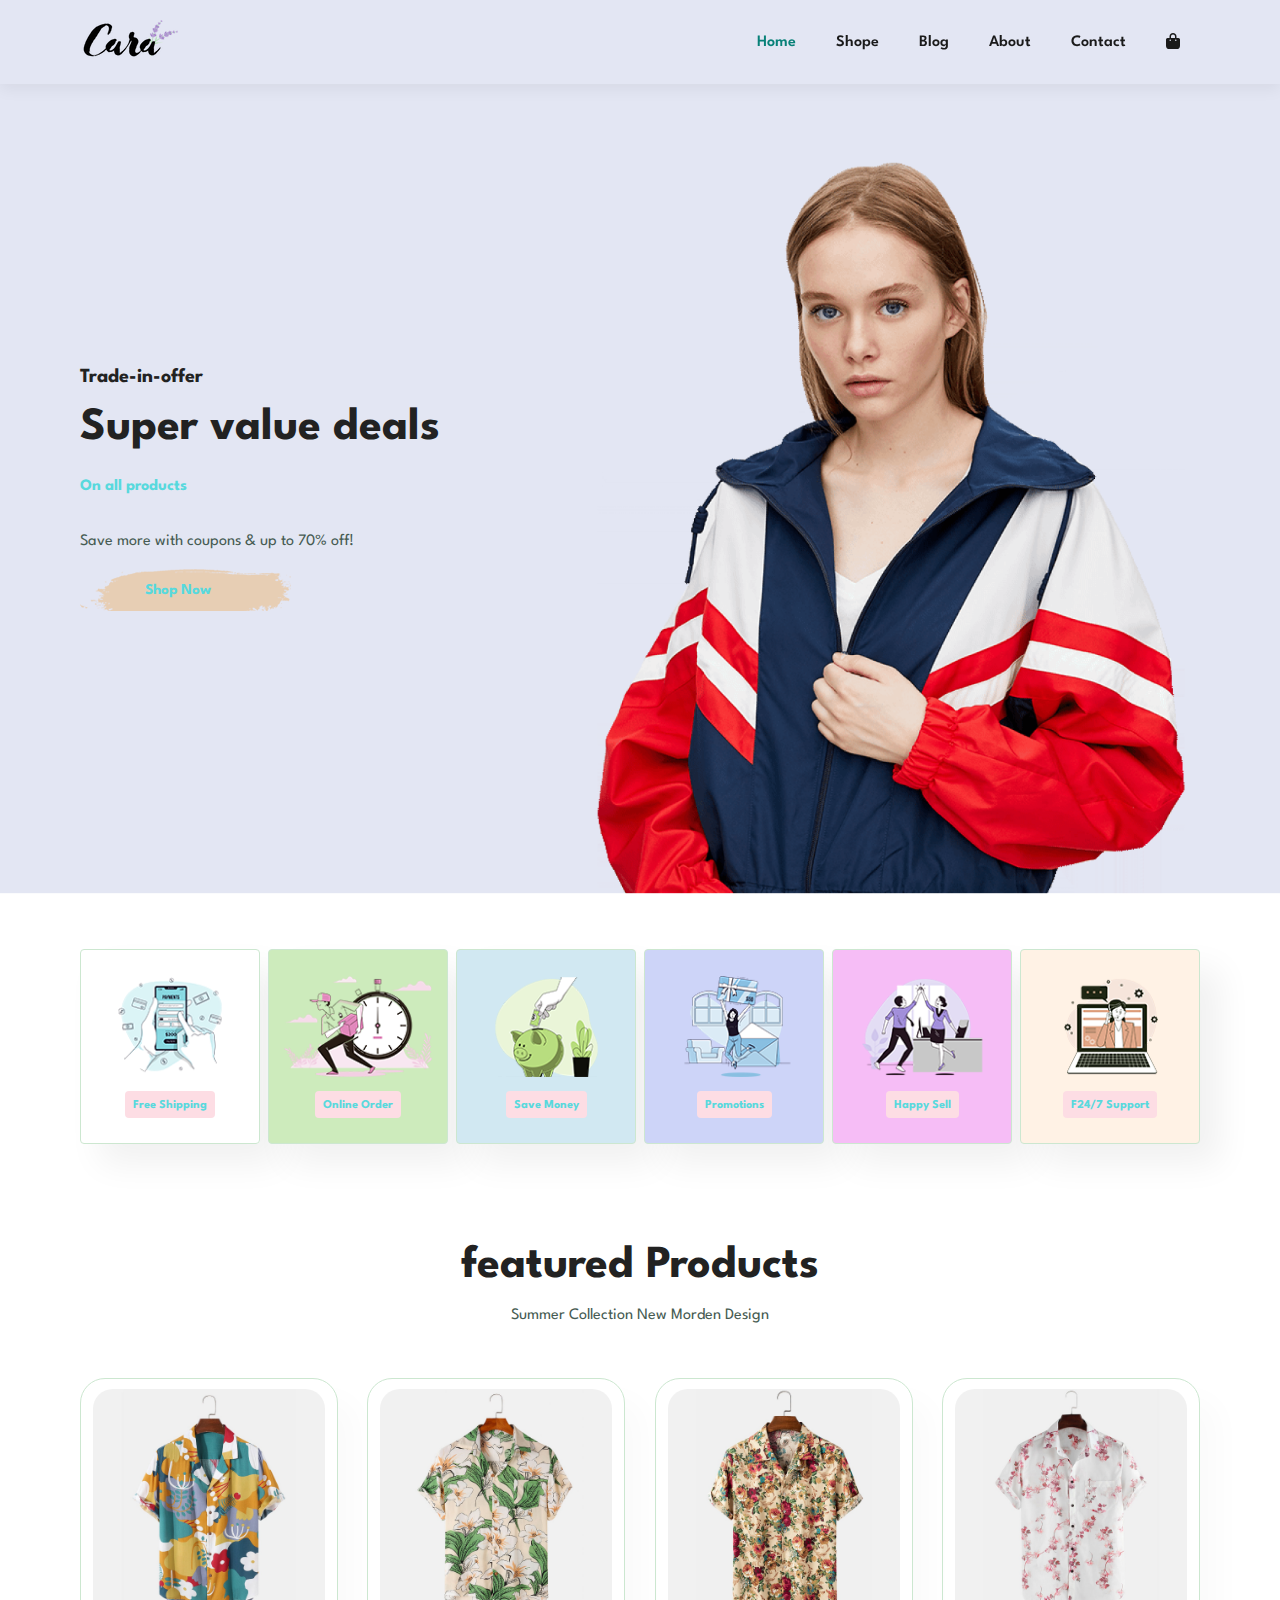
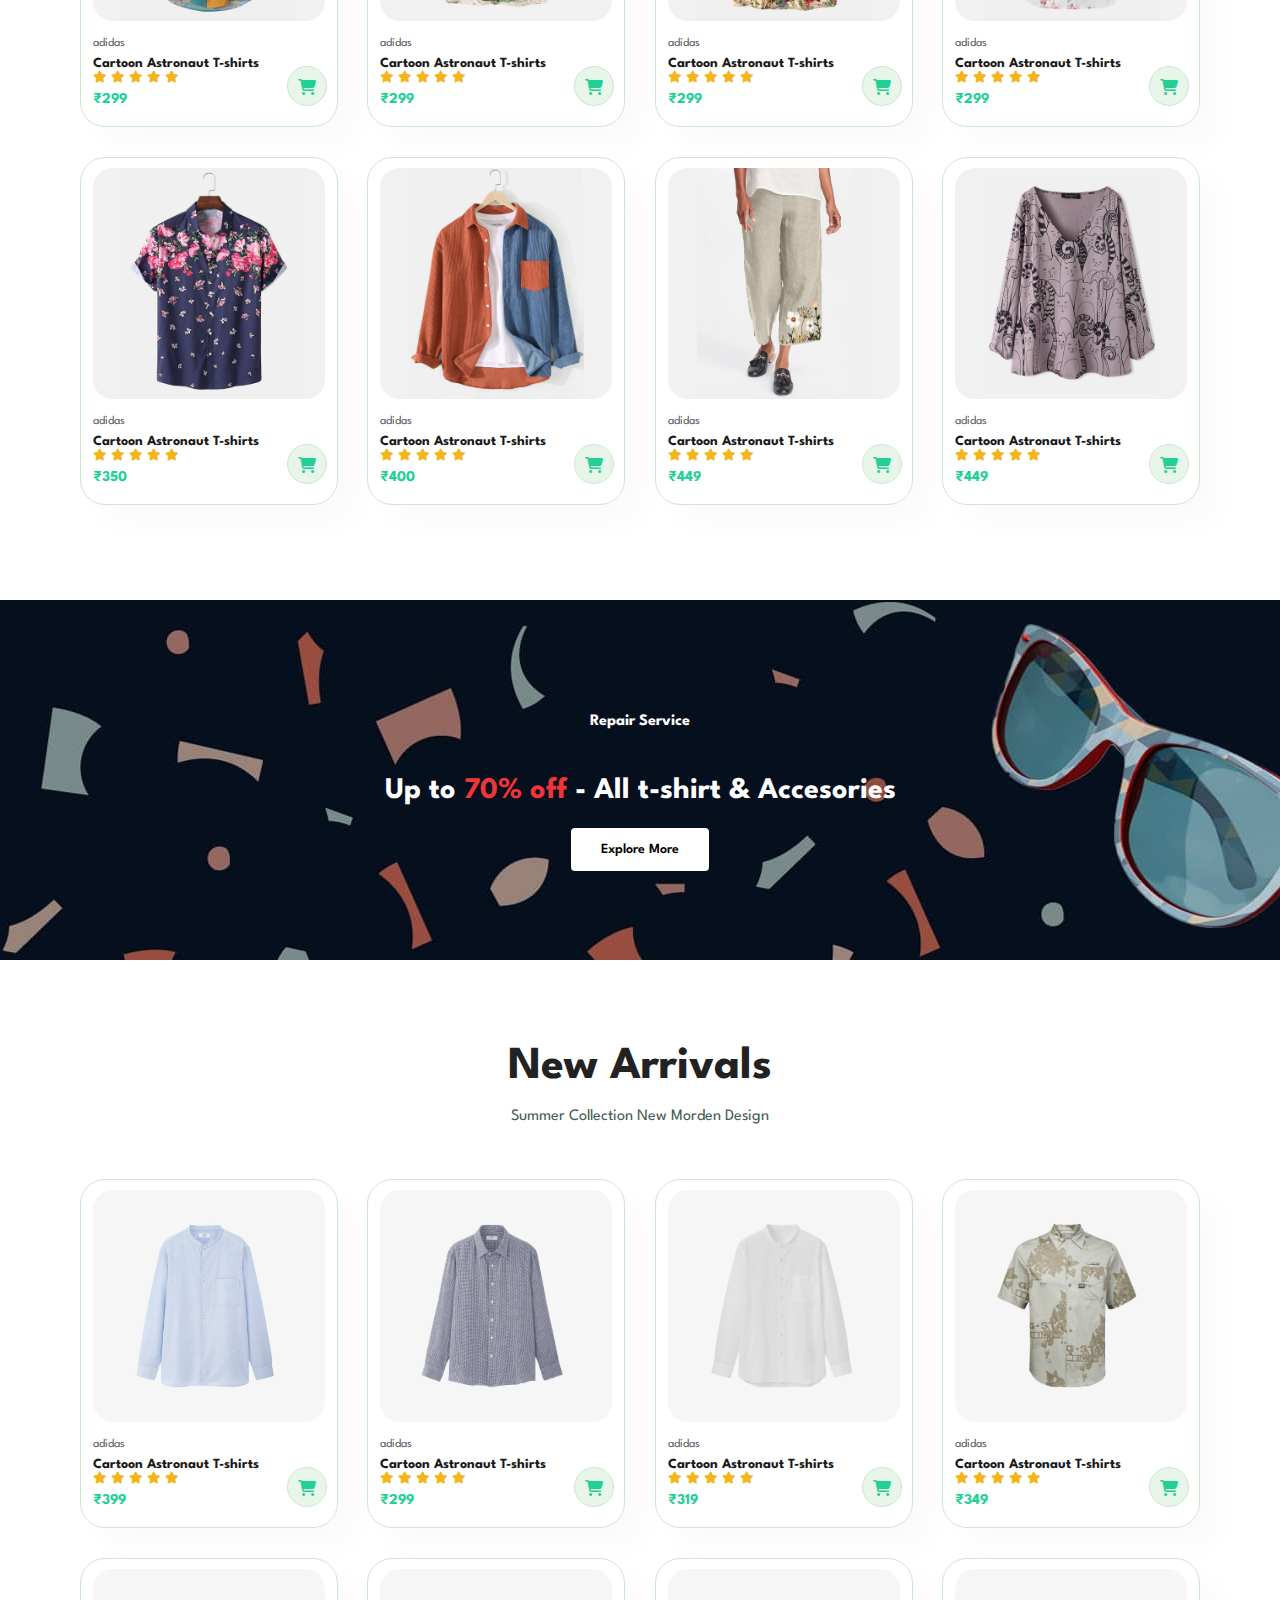
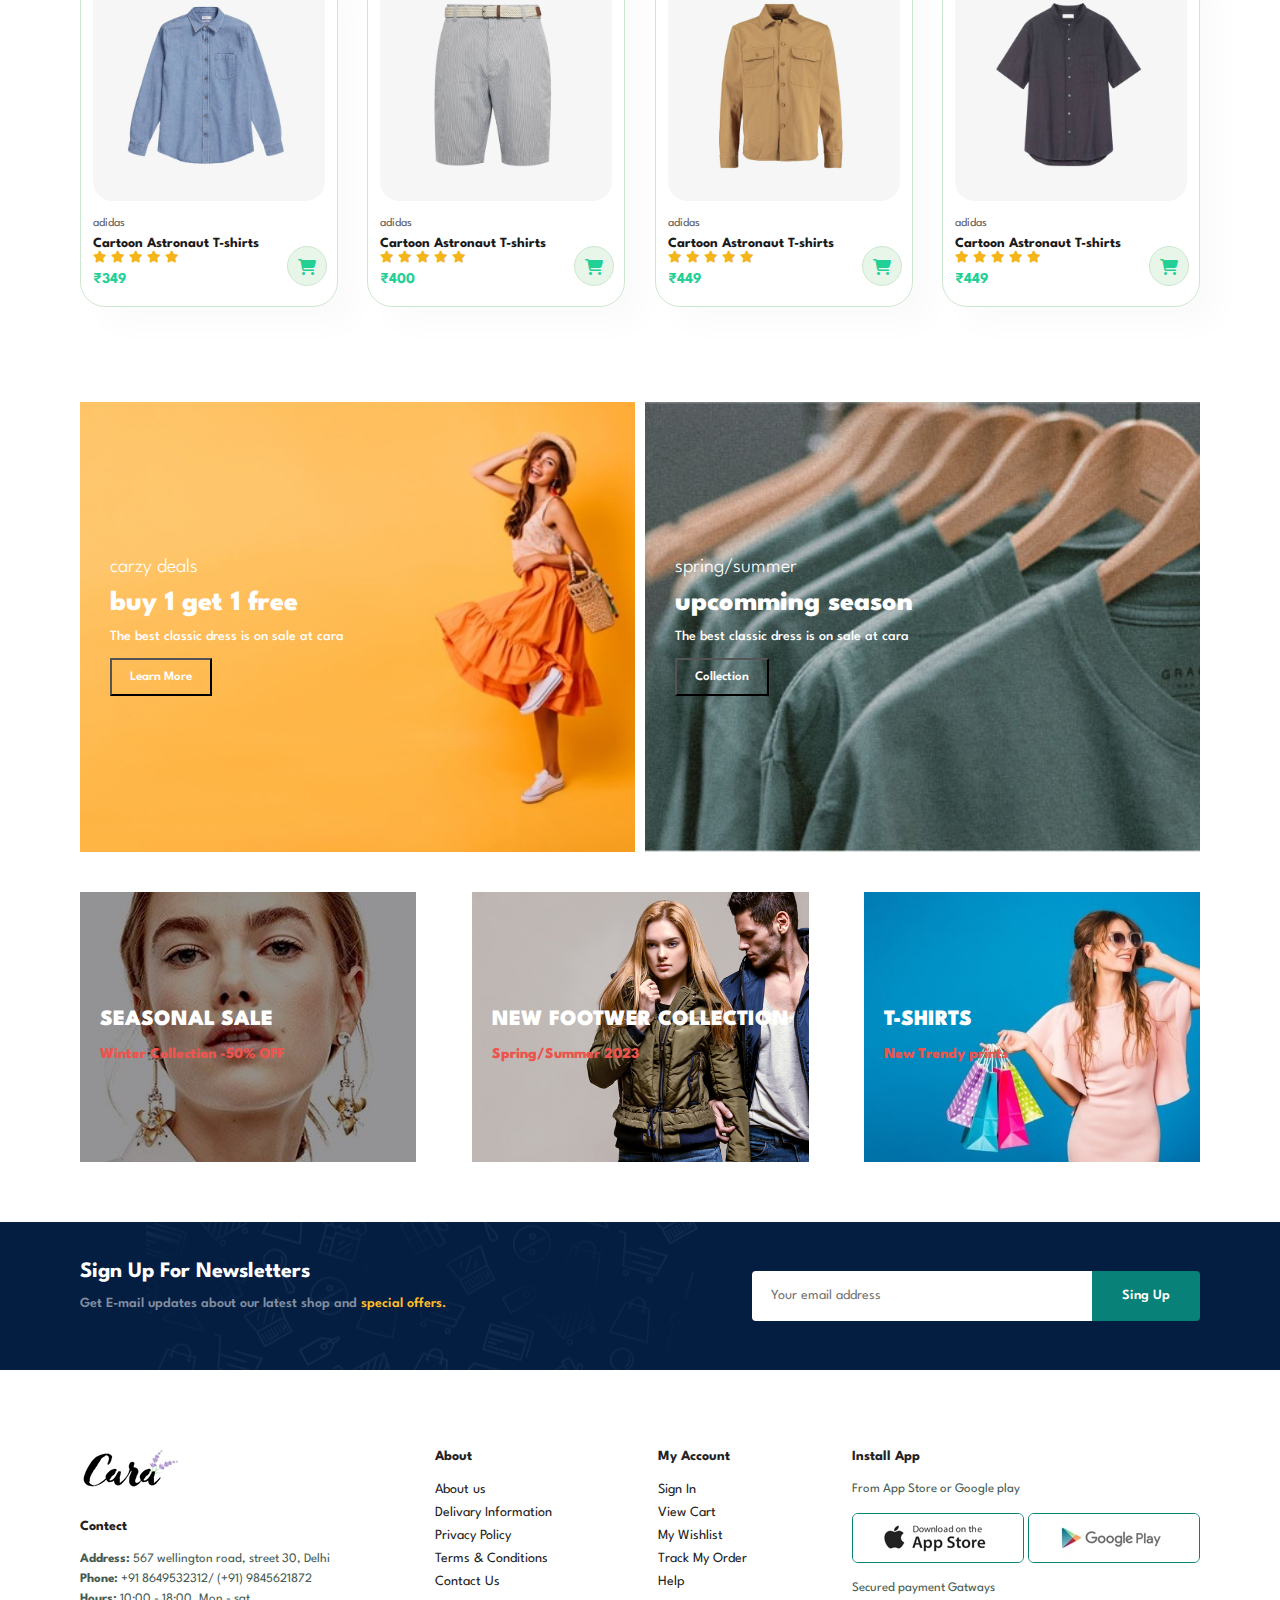
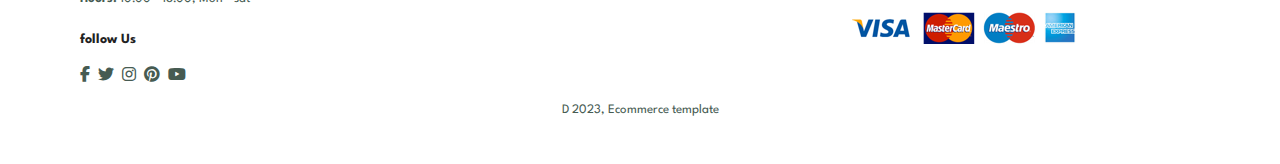
<file: index.html>
<!DOCTYPE html>
<html lang="en">
<head>
    <meta charset="UTF-8">
    <meta name="viewport" content="width=device-width, initial-scale=1.0">
    <link rel="stylesheet" href="https://cdnjs.cloudflare.com/ajax/libs/font-awesome/6.4.0/css/all.min.css" />
    
    <!-- <link rel="stylesheet" href="https://use.fontawesome.com/releases/v5.15.4/css/solid.css"/> -->
    <!-- <link rel="stylesheet" href="https://use.fontawesome.com/releases/v5.15.4/css/fontawesome.css"/> -->
    <title>Ecommerce</title>
    
    
    <link rel="stylesheet" href="style.css">
</head>
<body>
    <section id="header">
        <a href="#"><img src="img/logo.png" class="logo" alt="" srcset=""></a>
        <div>
            <ul id="navbar">
                <li><a class="active" href="index.html">Home</a></li>
                <li><a href="shop.html">Shope</a></li>
                <li><a href="blog.html">Blog</a></li>
                <li><a href="about.html">About</a></li>
                <li><a href="contact.html">Contact</a></li>
                <li id="lg-bag"><a href="card.html"><i class="fa fa-shopping-bag"></i></a></li>
                <a href="#" id="close"><i class="fa fa-times"></i></a>
            </ul>
        </div>
        <div id="mobile">
            
            <a href="card.html"><i class="fa fa-shopping-bag"></i></a>
            <i id="bar" class="fas fa-outdent"></i>
        </div>
    </section>

    <section id="hero">
        <h4>Trade-in-offer</h4>
        <h2>Super value deals</h2>
        <h1>On all products</h1>
        <p>Save more with coupons & up to 70% off!</p>
        <button>Shop Now</button>

    </section>

    <section id="feature" class="section-p1">
        <div class="fe-box">
            <img src="img/features/f1.png" alt="">
            <h6>Free Shipping</h6>

        </div>
        <div class="fe-box">
            <img src="img/features/f2.png" alt="">
            <h6>Online Order</h6>

        </div>
        <div class="fe-box">
            <img src="img/features/f3.png" alt="">
            <h6>Save Money</h6>

        </div>
        <div class="fe-box">
            <img src="img/features/f4.png" alt="">
            <h6>Promotions</h6>

        </div>
        <div class="fe-box">
            <img src="img/features/f5.png" alt="">
            <h6>Happy Sell </h6>

        </div>
        <div class="fe-box">
            <img src="img/features/f6.png" alt="">
            <h6>F24/7 Support</h6>

        </div>
    </section>

    <section id="product1" class="section-p1">
        <h2>featured Products</h2>
        <p>Summer Collection New Morden Design</p>
        <div class="pro-container">
            <div class="pro">
                <img src="img/products/f1.jpg" alt="">
                <div class="des">
                    <span>adidas</span>
                    <h5>Cartoon Astronaut T-shirts</h5>
                    <div class="star">
                        <i class="fas fa-star"></i>
                        <i class="fas fa-star"></i>
                        <i class="fas fa-star"></i>
                        <i class="fas fa-star"></i>
                        <i class="fas fa-star"></i>
                    </div>
                    <h4>₹299</h4>
                

                </div>
                <a href="#"><i class="fa fa-cart-shopping cart"></i></a>
            </div>
            <div class="pro">
                <img src="img/products/f2.jpg" alt="">
                <div class="des">
                    <span>adidas</span>
                    <h5>Cartoon Astronaut T-shirts</h5>
                    <div class="star">
                        <i class="fas fa-star"></i>
                        <i class="fas fa-star"></i>
                        <i class="fas fa-star"></i>
                        <i class="fas fa-star"></i>
                        <i class="fas fa-star"></i>
                    </div>
                    <h4>₹299</h4>
                

                </div>
                <a href="#"><i class="fa fa-shopping-cart cart "></i></a>
            </div>
            <div class="pro">
                <img src="img/products/f3.jpg" alt="">
                <div class="des">
                    <span>adidas</span>
                    <h5>Cartoon Astronaut T-shirts</h5>
                    <div class="star">
                        <i class="fas fa-star"></i>
                        <i class="fas fa-star"></i>
                        <i class="fas fa-star"></i>
                        <i class="fas fa-star"></i>
                        <i class="fas fa-star"></i>
                    </div>
                    <h4>₹299</h4>
                

                </div>
                <a href="#"><i class="fa fa-shopping-cart cart "></i></a>
            </div>
            <div class="pro">
                <img src="img/products/f4.jpg" alt="">
                <div class="des">
                    <span>adidas</span>
                    <h5>Cartoon Astronaut T-shirts</h5>
                    <div class="star">
                        <i class="fas fa-star"></i>
                        <i class="fas fa-star"></i>
                        <i class="fas fa-star"></i>
                        <i class="fas fa-star"></i>
                        <i class="fas fa-star"></i>
                    </div>
                    <h4>₹299</h4>
                

                </div>
                <a href="#"><i class="fa fa-shopping-cart cart "></i></a>
            </div>
            <div class="pro">
                <img src="img/products/f5.jpg" alt="">
                <div class="des">
                    <span>adidas</span>
                    <h5>Cartoon Astronaut T-shirts</h5>
                    <div class="star">
                        <i class="fas fa-star"></i>
                        <i class="fas fa-star"></i>
                        <i class="fas fa-star"></i>
                        <i class="fas fa-star"></i>
                        <i class="fas fa-star"></i>
                    </div>
                    <h4>₹350</h4>
                

                </div>
                <a href="#"><i class="fa fa-shopping-cart cart "></i></a>
            </div>
            <div class="pro">
                <img src="img/products/f6.jpg" alt="">
                <div class="des">
                    <span>adidas</span>
                    <h5>Cartoon Astronaut T-shirts</h5>
                    <div class="star">
                        <i class="fas fa-star"></i>
                        <i class="fas fa-star"></i>
                        <i class="fas fa-star"></i>
                        <i class="fas fa-star"></i>
                        <i class="fas fa-star"></i>
                    </div>
                    <h4>₹400</h4>
                

                </div>
                <a href="#"><i class="fa fa-shopping-cart cart "></i></a>
            </div>
            <div class="pro">
                <img src="img/products/f7.jpg" alt="">
                <div class="des">
                    <span>adidas</span>
                    <h5>Cartoon Astronaut T-shirts</h5>
                    <div class="star">
                        <i class="fas fa-star"></i>
                        <i class="fas fa-star"></i>
                        <i class="fas fa-star"></i>
                        <i class="fas fa-star"></i>
                        <i class="fas fa-star"></i>
                    </div>
                    <h4>₹449</h4>
                

                </div>
                <a href="#"><i class="fa fa-shopping-cart cart "></i></a>
            </div>
            <div class="pro">
                <img src="img/products/f8.jpg" alt="">
                <div class="des">
                    <span>adidas</span>
                    <h5>Cartoon Astronaut T-shirts</h5>
                    <div class="star">
                        <i class="fas fa-star"></i>
                        <i class="fas fa-star"></i>
                        <i class="fas fa-star"></i>
                        <i class="fas fa-star"></i>
                        <i class="fas fa-star"></i>
                    </div>
                    <h4>₹449</h4>
                

                </div>
                <a href="#"><i class="fa fa-shopping-cart cart "></i></a>
            </div>

        </div>

    </section>

    <section id="banner" class="section-m1">
        <h1>Repair Service</h1>
        <h2>Up to <span>70% off </span> - All t-shirt & Accesories</h2>
        <button class="normal">Explore More</button>

    </section>

    <section id="product1" class="section-p1">
        <h2>New Arrivals</h2>
        <p>Summer Collection New Morden Design</p>
        <div class="pro-container">
            <div class="pro">
                <img src="img/products/n1.jpg" alt="">
                <div class="des">
                    <span>adidas</span>
                    <h5>Cartoon Astronaut T-shirts</h5>
                    <div class="star">
                        <i class="fas fa-star"></i>
                        <i class="fas fa-star"></i>
                        <i class="fas fa-star"></i>
                        <i class="fas fa-star"></i>
                        <i class="fas fa-star"></i>
                    </div>
                    <h4>₹399</h4>
                

                </div>
                <a href="#"><i class="fa fa-shopping-cart cart "></i></a>
            </div>
            <div class="pro">
                <img src="img/products/n2.jpg" alt="">
                <div class="des">
                    <span>adidas</span>
                    <h5>Cartoon Astronaut T-shirts</h5>
                    <div class="star">
                        <i class="fas fa-star"></i>
                        <i class="fas fa-star"></i>
                        <i class="fas fa-star"></i>
                        <i class="fas fa-star"></i>
                        <i class="fas fa-star"></i>
                    </div>
                    <h4>₹299</h4>
                

                </div>
                <a href="#"><i class="fa fa-shopping-cart cart "></i></a>
            </div>
            <div class="pro">
                <img src="img/products/n3.jpg" alt="">
                <div class="des">
                    <span>adidas</span>
                    <h5>Cartoon Astronaut T-shirts</h5>
                    <div class="star">
                        <i class="fas fa-star"></i>
                        <i class="fas fa-star"></i>
                        <i class="fas fa-star"></i>
                        <i class="fas fa-star"></i>
                        <i class="fas fa-star"></i>
                    </div>
                    <h4>₹319</h4>
                

                </div>
                <a href="#"><i class="fa fa-shopping-cart cart "></i></a>
            </div>
            <div class="pro">
                <img src="img/products/n4.jpg" alt="">
                <div class="des">
                    <span>adidas</span>
                    <h5>Cartoon Astronaut T-shirts</h5>
                    <div class="star">
                        <i class="fas fa-star"></i>
                        <i class="fas fa-star"></i>
                        <i class="fas fa-star"></i>
                        <i class="fas fa-star"></i>
                        <i class="fas fa-star"></i>
                    </div>
                    <h4>₹349</h4>
                

                </div>
                <a href="#"><i class="fa fa-shopping-cart cart "></i></a>
            </div>
            <div class="pro">
                <img src="img/products/n5.jpg" alt="">
                <div class="des">
                    <span>adidas</span>
                    <h5>Cartoon Astronaut T-shirts</h5>
                    <div class="star">
                        <i class="fas fa-star"></i>
                        <i class="fas fa-star"></i>
                        <i class="fas fa-star"></i>
                        <i class="fas fa-star"></i>
                        <i class="fas fa-star"></i>
                    </div>
                    <h4>₹349</h4>
                

                </div>
                <a href="#"><i class="fa fa-shopping-cart cart "></i></a>
            </div>
            <div class="pro">
                <img src="img/products/n6.jpg" alt="">
                <div class="des">
                    <span>adidas</span>
                    <h5>Cartoon Astronaut T-shirts</h5>
                    <div class="star">
                        <i class="fas fa-star"></i>
                        <i class="fas fa-star"></i>
                        <i class="fas fa-star"></i>
                        <i class="fas fa-star"></i>
                        <i class="fas fa-star"></i>
                    </div>
                    <h4>₹400</h4>
                

                </div>
                <a href="#"><i class="fa fa-shopping-cart cart "></i></a>
            </div>
            <div class="pro">
                <img src="img/products/n7.jpg" alt="">
                <div class="des">
                    <span>adidas</span>
                    <h5>Cartoon Astronaut T-shirts</h5>
                    <div class="star">
                        <i class="fas fa-star"></i>
                        <i class="fas fa-star"></i>
                        <i class="fas fa-star"></i>
                        <i class="fas fa-star"></i>
                        <i class="fas fa-star"></i>
                    </div>
                    <h4>₹449</h4>
                

                </div>
                <a href="#"><i class="fa fa-shopping-cart cart "></i></a>
            </div>
            <div class="pro">
                <img src="img/products/n8.jpg" alt="">
                <div class="des">
                    <span>adidas</span>
                    <h5>Cartoon Astronaut T-shirts</h5>
                    <div class="star">
                        <i class="fas fa-star"></i>
                        <i class="fas fa-star"></i>
                        <i class="fas fa-star"></i>
                        <i class="fas fa-star"></i>
                        <i class="fas fa-star"></i>
                    </div>
                    <h4>₹449</h4>
                

                </div>
                <a href="#"><i class="fa fa-shopping-cart cart "></i></a>
            </div>

        </div>

    </section>

    <section id="sa-banner" class="section-p1">
        <div class="banner-box">
            <h4>carzy deals</h4>
            <h2>buy 1 get 1 free</h2>
            <span>The best classic dress is on sale at cara</span>
            <button class="white">Learn More</button>
        </div>

        <div class="banner-box banner-box2">
            <h4>spring/summer</h4>
            <h2>upcomming season</h2>
            <span>The best classic dress is on sale at cara</span>
            <button class="white">Collection</button>
        </div>

    </section>

    <section id="banner-3">
        <div class="banner-box">
            
            <h2>SEASONAL SALE</h2>
            <h3>Winter Collection -50% OFF</h3>
            
        </div>
        <div class="banner-box banner-box2">
            
            <h2>NEW FOOTWER COLLECTION</h2>
            <h3>Spring/Summer 2023 </h3>
            
        </div>
        <div class="banner-box banner-box3">
            
            <h2>T-SHIRTS</h2>
            <h3>New Trendy prints</h3>
            
        </div>
    </section>
    <section id="newsletter" class="section-p1 section-m1">
        <div class="newstext">
            <h4>Sign Up For Newsletters</h4>
            <p>Get E-mail updates about our latest shop and <span>special offers.</span></p>
        </div>
        <div class="form">
            <input type="text" placeholder="Your email address">
            <button class="normal">Sing Up</button>
        </div>

    </section>

    <footer class="section-p1">
        <div class="col">
            <img class="logo" src="img/logo.png" alt="">
            <h4>Contect</h4>
            <p><strong>Address:</strong> 567 wellington road, street 30, Delhi</p>
            <p><strong>Phone:</strong> +91 8649532312/ (+91) 9845621872</p>
            <p><strong>Hours:</strong> 10:00 - 18:00, Mon - sat</p>
            <div class="follow">
                <h4>follow Us</h4>
                <div class="icon">
                    <i class="fab fa-facebook-f"></i>
                    <i class="fab fa-twitter"></i>
                    <i class="fab fa-instagram"></i>
                    <i class="fab fa-pinterest"></i>
                    <i class="fab fa-youtube"></i>

                </div>
            </div>

        </div>
        <div class="col">
            <h4>About</h4>
            <a href="#">About us</a>
            <a href="#">Delivary Information</a>
            <a href="#">Privacy Policy</a>
            <a href="#">Terms & Conditions</a>
            <a href="#">Contact Us</a>
        </div>
        <div class="col">
            <h4>My Account</h4>
            <a href="#">Sign In</a>
            <a href="#">View Cart</a>
            <a href="#">My Wishlist</a>
            <a href="#">Track My Order</a>
            <a href="#">Help</a>
        </div>

        <div class="col install">
            <h4>Install App</h4>
            <p>From App Store or Google play</p>
            <div class="row">
                <img src="img/pay/app.jpg" alt="">
                <img src="img/pay/play.jpg" alt="">
            </div>
            <p>Secured payment Gatways</p>
            <img src="img/pay/pay.png" alt="">
        </div>

        <div class="copyright">
            <p>D 2023, Ecommerce template</p>
        </div>

    </footer>

    <script src="script.js"></script>
</body>
</html>
</file>
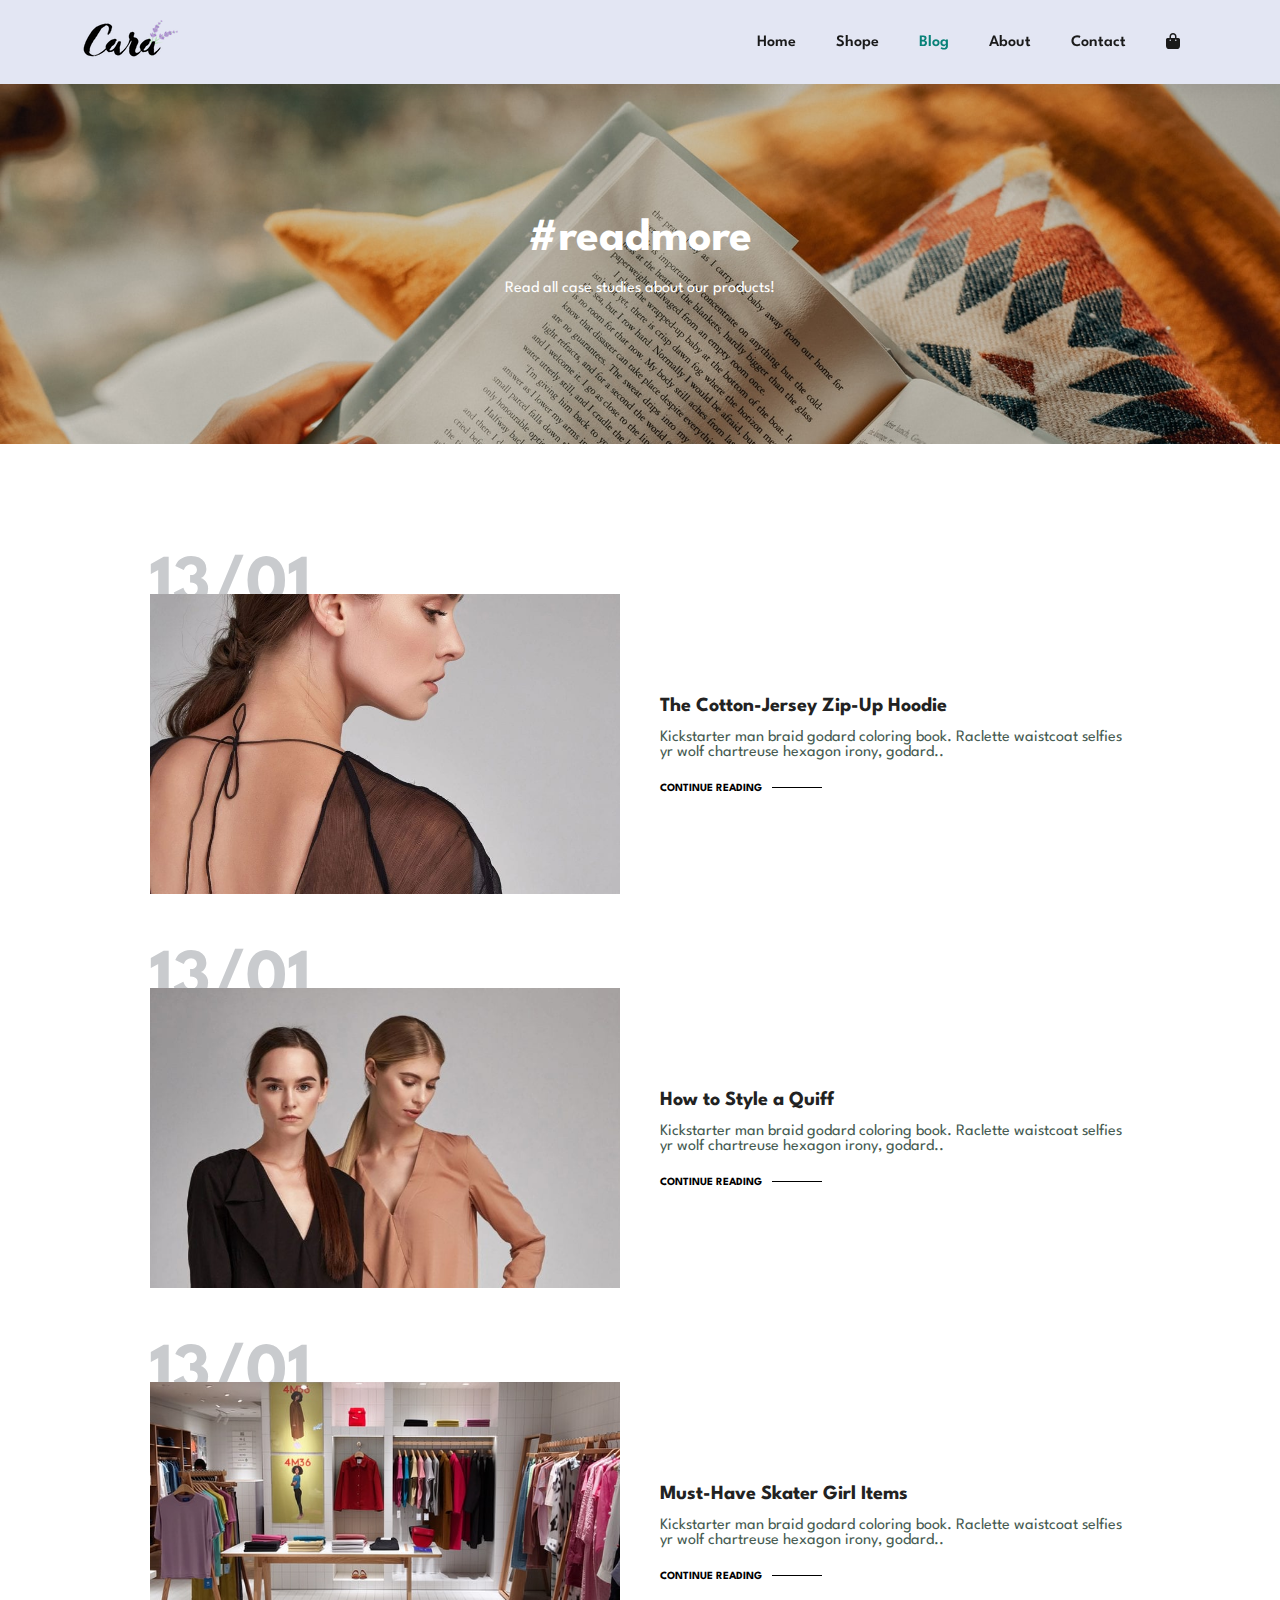
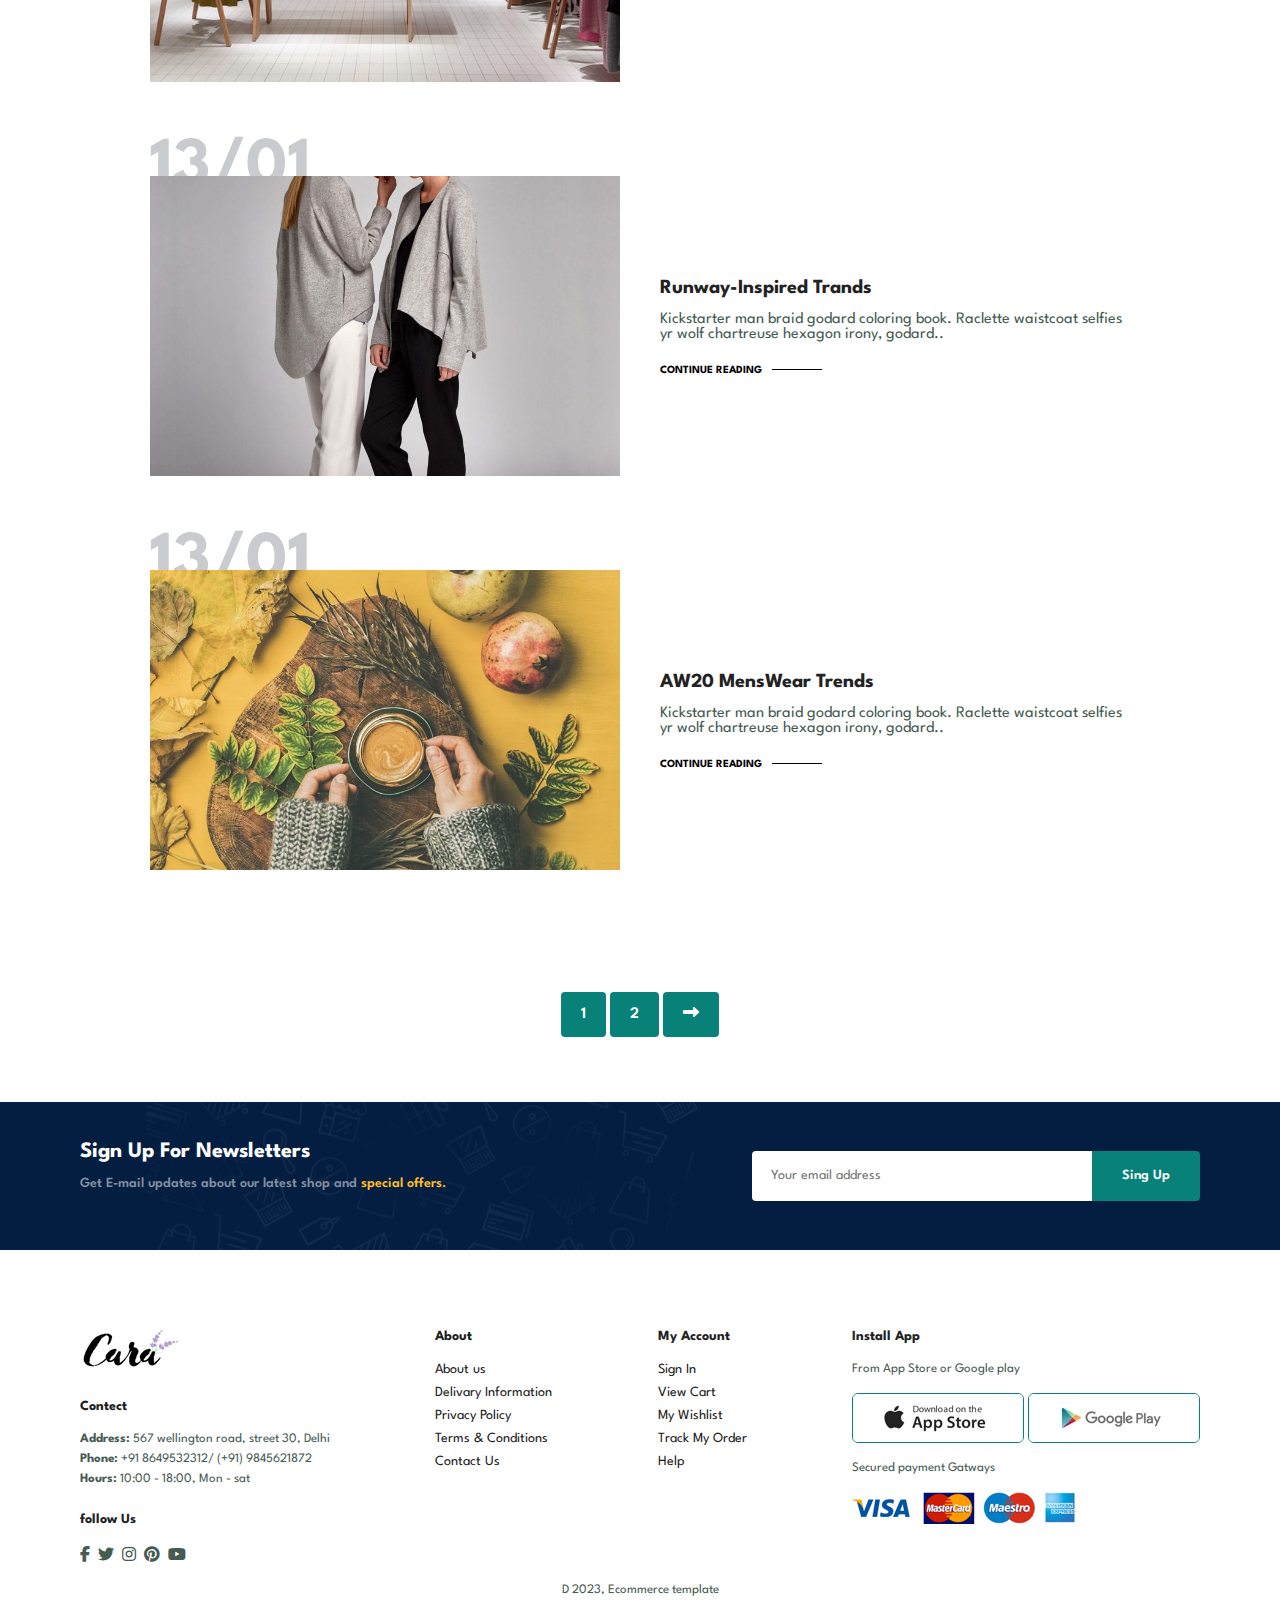
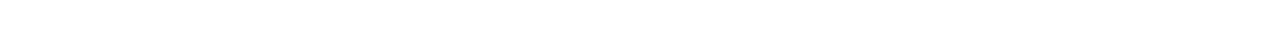
<file: blog.html>
<!DOCTYPE html>
<html lang="en">
<head>
    <meta charset="UTF-8">
    <meta name="viewport" content="width=device-width, initial-scale=1.0">
    <title>Ecommerce</title>
    <link rel="stylesheet" href="https://cdnjs.cloudflare.com/ajax/libs/font-awesome/6.4.0/css/all.min.css" />
    <!-- <link rel="stylesheet" href="https://use.fontawesome.com/releases/v5.15.4/css/solid.css"/> -->
    <!-- <link rel="stylesheet" href="https://use.fontawesome.com/releases/v5.15.4/css/fontawesome.css"/> -->
    <link rel="stylesheet" href="style.css">
</head>
<body>
    <section id="header">
        <a href="#"><img src="img/logo.png" class="logo" alt="" srcset=""></a>
        <div>
            <ul id="navbar">
                <li><a  href="index.html">Home</a></li>
                <li><a  href="shop.html">Shope</a></li>
                <li><a class="active" href="blog.html">Blog</a></li>
                <li><a href="about.html">About</a></li>
                <li><a href="contact.html">Contact</a></li>
                <li id="lg-bag"><a href="card.html"><i class="fa fa-shopping-bag "></i></a></li>
                <a href="#" id="close"><i class="fa fa-times"></i></a>
            </ul>
        </div>
        <div id="mobile">
            
            <a href="card.html"><i class="fa fa-shopping-bag"></i></a>
            <i id="bar" class="fas fa-outdent"></i>
        </div>
    </section>

    <section id="page-header" class="blog-header">
        <h2>#readmore</h2>
        <p>Read all case studies about our products!</p>

    </section>

    <section id="blog">
        <div class="blog-box">
            <div class="blog-img">
                <img src="img/blog/b1.jpg" alt="">

            </div>
            <div class="blog-details">
                <h4>The Cotton-Jersey Zip-Up Hoodie</h4>
                <p>Kickstarter man braid godard coloring book. Raclette waistcoat selfies yr wolf chartreuse hexagon irony, godard..</p>
                <a href="#">CONTINUE READING</a>
            </div>
            <h1>13/01</h1>

        </div>
        <div class="blog-box">
            <div class="blog-img">
                <img src="img/blog/b2.jpg" alt="">

            </div>
            <div class="blog-details">
                <h4>How to Style a Quiff</h4>
                <p>Kickstarter man braid godard coloring book. Raclette waistcoat selfies yr wolf chartreuse hexagon irony, godard..</p>
                <a href="#">CONTINUE READING</a>
            </div>
            <h1>13/01</h1>

        </div>
        <div class="blog-box">
            <div class="blog-img">
                <img src="img/blog/b3.jpg" alt="">

            </div>
            <div class="blog-details">
                <h4>Must-Have Skater Girl Items</h4>
                <p>Kickstarter man braid godard coloring book. Raclette waistcoat selfies yr wolf chartreuse hexagon irony, godard..</p>
                <a href="#">CONTINUE READING</a>
            </div>
            <h1>13/01</h1>

        </div>
        <div class="blog-box">
            <div class="blog-img">
                <img src="img/blog/b4.jpg" alt="">

            </div>
            <div class="blog-details">
                <h4>Runway-Inspired Trands</h4>
                <p>Kickstarter man braid godard coloring book. Raclette waistcoat selfies yr wolf chartreuse hexagon irony, godard..</p>
                <a href="#">CONTINUE READING</a>
            </div>
            <h1>13/01</h1>

        </div>

        
        <div class="blog-box">
            <div class="blog-img">
                <img src="img/blog/b6.jpg" alt="">

            </div>
            <div class="blog-details">
                <h4>AW20 MensWear Trends</h4>
                <p>Kickstarter man braid godard coloring book. Raclette waistcoat selfies yr wolf chartreuse hexagon irony, godard..</p>
                <a href="#">CONTINUE READING</a>
            </div>
            <h1>13/01</h1>

        </div>
    </section>

    <section id="pagination" class="section-p1">
        <a href="#">1</a>
        <a href="#">2</a>
        <a href="#"><i class="fa fa-long-arrow-alt-right"></i></a>
    </section>

    <section id="newsletter" class="section-p1 section-m1">
        <div class="newstext">
            <h4>Sign Up For Newsletters</h4>
            <p>Get E-mail updates about our latest shop and <span>special offers.</span></p>
        </div>
        <div class="form">
            <input type="text" placeholder="Your email address">
            <button class="normal">Sing Up</button>
        </div>

    </section>

    <footer class="section-p1">
        <div class="col">
            <img class="logo" src="img/logo.png" alt="">
            <h4>Contect</h4>
            <p><strong>Address:</strong> 567 wellington road, street 30, Delhi</p>
            <p><strong>Phone:</strong> +91 8649532312/ (+91) 9845621872</p>
            <p><strong>Hours:</strong> 10:00 - 18:00, Mon - sat</p>
            <div class="follow">
                <h4>follow Us</h4>
                <div class="icon">
                    <i class="fab fa-facebook-f"></i>
                    <i class="fab fa-twitter"></i>
                    <i class="fab fa-instagram"></i>
                    <i class="fab fa-pinterest"></i>
                    <i class="fab fa-youtube"></i>

                </div>
            </div>

        </div>
        <div class="col">
            <h4>About</h4>
            <a href="#">About us</a>
            <a href="#">Delivary Information</a>
            <a href="#">Privacy Policy</a>
            <a href="#">Terms & Conditions</a>
            <a href="#">Contact Us</a>
        </div>
        <div class="col">
            <h4>My Account</h4>
            <a href="#">Sign In</a>
            <a href="#">View Cart</a>
            <a href="#">My Wishlist</a>
            <a href="#">Track My Order</a>
            <a href="#">Help</a>
        </div>

        <div class="col install">
            <h4>Install App</h4>
            <p>From App Store or Google play</p>
            <div class="row">
                <img src="img/pay/app.jpg" alt="">
                <img src="img/pay/play.jpg" alt="">
            </div>
            <p>Secured payment Gatways</p>
            <img src="img/pay/pay.png" alt="">
        </div>

        <div class="copyright">
            <p>D 2023, Ecommerce template</p>
        </div>

    </footer>

    <script src="script.js"></script>
</body>
</html>
</file>
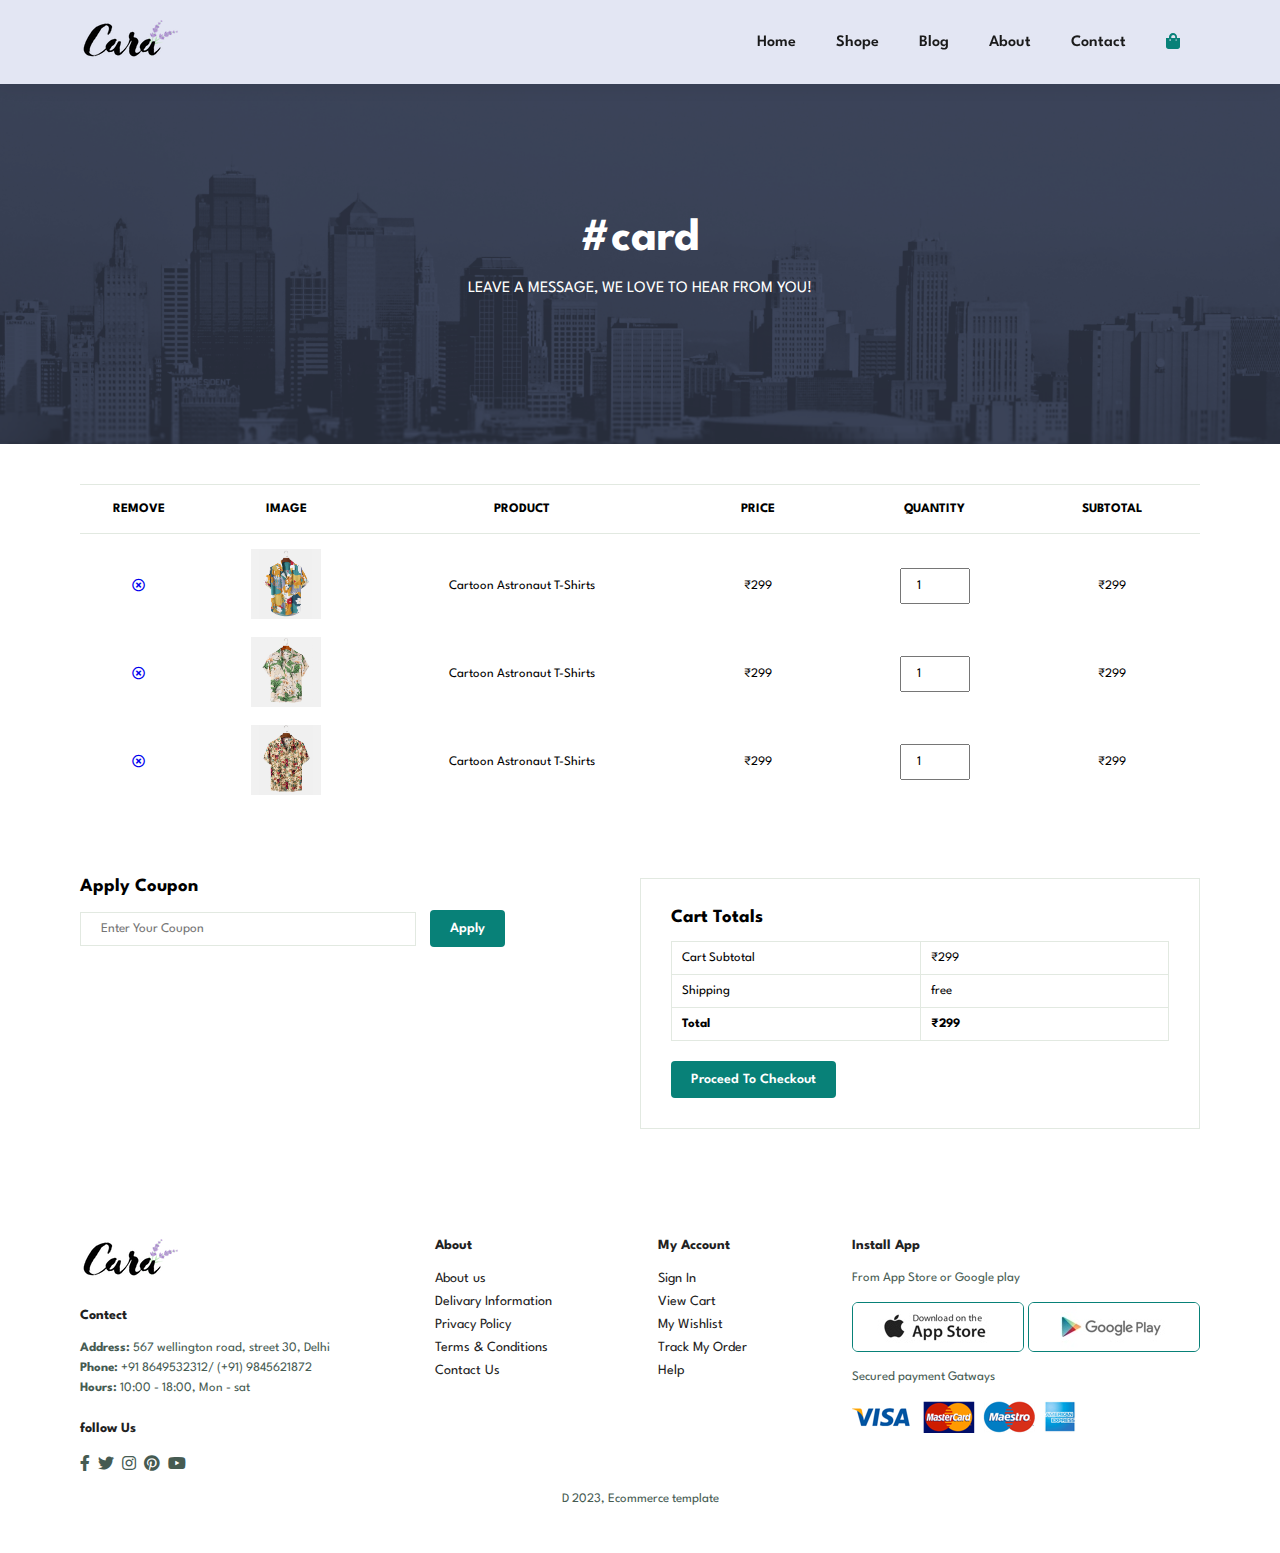
<file: card.html>
<!DOCTYPE html>
<html lang="en">
<head>
    <meta charset="UTF-8">
    <meta name="viewport" content="width=device-width, initial-scale=1.0">
    <title>Ecommerce</title>
    <link rel="stylesheet" href="https://use.fontawesome.com/releases/v5.15.4/css/all.css" />
    <!-- <link rel="stylesheet" href="https://use.fontawesome.com/releases/v5.15.4/css/solid.css"/> -->
    <!-- <link rel="stylesheet" href="https://use.fontawesome.com/releases/v5.15.4/css/fontawesome.css"/> -->
    <link rel="stylesheet" href="style.css">
</head>
<body>
    <section id="header">
        <a href="#"><img src="img/logo.png" class="logo" alt="" srcset=""></a>
        <div>
            <ul id="navbar">
                <li><a  href="index.html">Home</a></li>
                <li><a  href="shop.html">Shope</a></li>
                <li><a  href="blog.html">Blog</a></li>
                <li><a  href="about.html">About</a></li>
                <li><a  href="contact.html">Contact</a></li>
                <li id="lg-bag"><a class="active" href="card.html"><i class="fa fa-shopping-bag "></i></a></li>
                <a href="#" id="close"><i class="fa fa-times"></i></a>
            </ul>
        </div>
        <div id="mobile">
            
            <a href="card.html"><i class="fa fa-shopping-bag"></i></a>
            <i id="bar" class="fas fa-outdent"></i>
        </div>
    </section>

    <section id="page-header" class="about-header">
        <h2>#card</h2>
        <p>LEAVE A MESSAGE, WE LOVE TO HEAR FROM YOU!</p>

    </section>

    <section id="card" class="section-p1">
        <table width="100%">
            <thead>
                <tr>
                    <td>REMOVE</td>
                    <td>Image</td>
                    <td>Product</td>
                    <td>Price</td>
                    <td>Quantity</td>
                    <td>Subtotal</td>
                </tr>
            </thead>
            <tbody>
                <tr>
                    <td>
                        <a href="#"><i class="far fa-times-circle"></i></a>
                    </td>
                    <td><img src="img/products/f1.jpg" alt=""></td>
                    <td>Cartoon Astronaut T-Shirts</td>
                    <td>₹299</td>
                    <td><input type="number" value="1"></td>
                    <td>₹299</td>

                </tr>
                

                <tr>
                    <td>
                        <a href="#"><i class="far fa-times-circle"></i></a>
                    </td>
                    <td><img src="img/products/f2.jpg" alt=""></td>
                    <td>Cartoon Astronaut T-Shirts</td>
                    <td>₹299</td>
                    <td><input type="number" value="1"></td>
                    <td>₹299</td>
                </tr>

                <tr>
                    <td>
                        <a href="#"><i class="far fa-times-circle"></i></a>
                    </td>
                    <td><img src="img/products/f3.jpg" alt=""></td>
                    <td>Cartoon Astronaut T-Shirts</td>
                    <td>₹299</td>
                    <td><input type="number" value="1"></td>
                    <td>₹299</td>
                </tr>
            </tbody>
        </table>

    </section>

    <section id="card-add" class="section-p1">
        <div id="coupon">
            <h3>Apply Coupon</h3>
            <div>
                <input type="text"placeholder="Enter Your Coupon">
                <button class="normal">Apply</button>
            </div>
        </div>

        <div id="subtotal">
            <h3>Cart Totals</h3>
            <table>
                <tr>
                    <td>Cart Subtotal</td>
                    <td>₹299</td>
                </tr>
                <tr>
                    <td>Shipping</td>
                    <td>free</td>
                </tr>
                <tr>
                    <td><strong>Total</strong></td>
                    <td><strong>₹299</strong></td>
                </tr>
            </table>
            <button class="normal">Proceed To Checkout</button>
        </div>
    </section>

    <footer class="section-p1">
        <div class="col">
            <img class="logo" src="img/logo.png" alt="">
            <h4>Contect</h4>
            <p><strong>Address:</strong> 567 wellington road, street 30, Delhi</p>
            <p><strong>Phone:</strong> +91 8649532312/ (+91) 9845621872</p>
            <p><strong>Hours:</strong> 10:00 - 18:00, Mon - sat</p>
            <div class="follow">
                <h4>follow Us</h4>
                <div class="icon">
                    <i class="fab fa-facebook-f"></i>
                    <i class="fab fa-twitter"></i>
                    <i class="fab fa-instagram"></i>
                    <i class="fab fa-pinterest"></i>
                    <i class="fab fa-youtube"></i>

                </div>
            </div>

        </div>
        <div class="col">
            <h4>About</h4>
            <a href="#">About us</a>
            <a href="#">Delivary Information</a>
            <a href="#">Privacy Policy</a>
            <a href="#">Terms & Conditions</a>
            <a href="#">Contact Us</a>
        </div>
        <div class="col">
            <h4>My Account</h4>
            <a href="#">Sign In</a>
            <a href="#">View Cart</a>
            <a href="#">My Wishlist</a>
            <a href="#">Track My Order</a>
            <a href="#">Help</a>
        </div>

        <div class="col install">
            <h4>Install App</h4>
            <p>From App Store or Google play</p>
            <div class="row">
                <img src="img/pay/app.jpg" alt="">
                <img src="img/pay/play.jpg" alt="">
            </div>
            <p>Secured payment Gatways</p>
            <img src="img/pay/pay.png" alt="">
        </div>

        <div class="copyright">
            <p>D 2023, Ecommerce template</p>
        </div>

    </footer>

    <script src="script.js"></script>
</body>
</html>
</file>
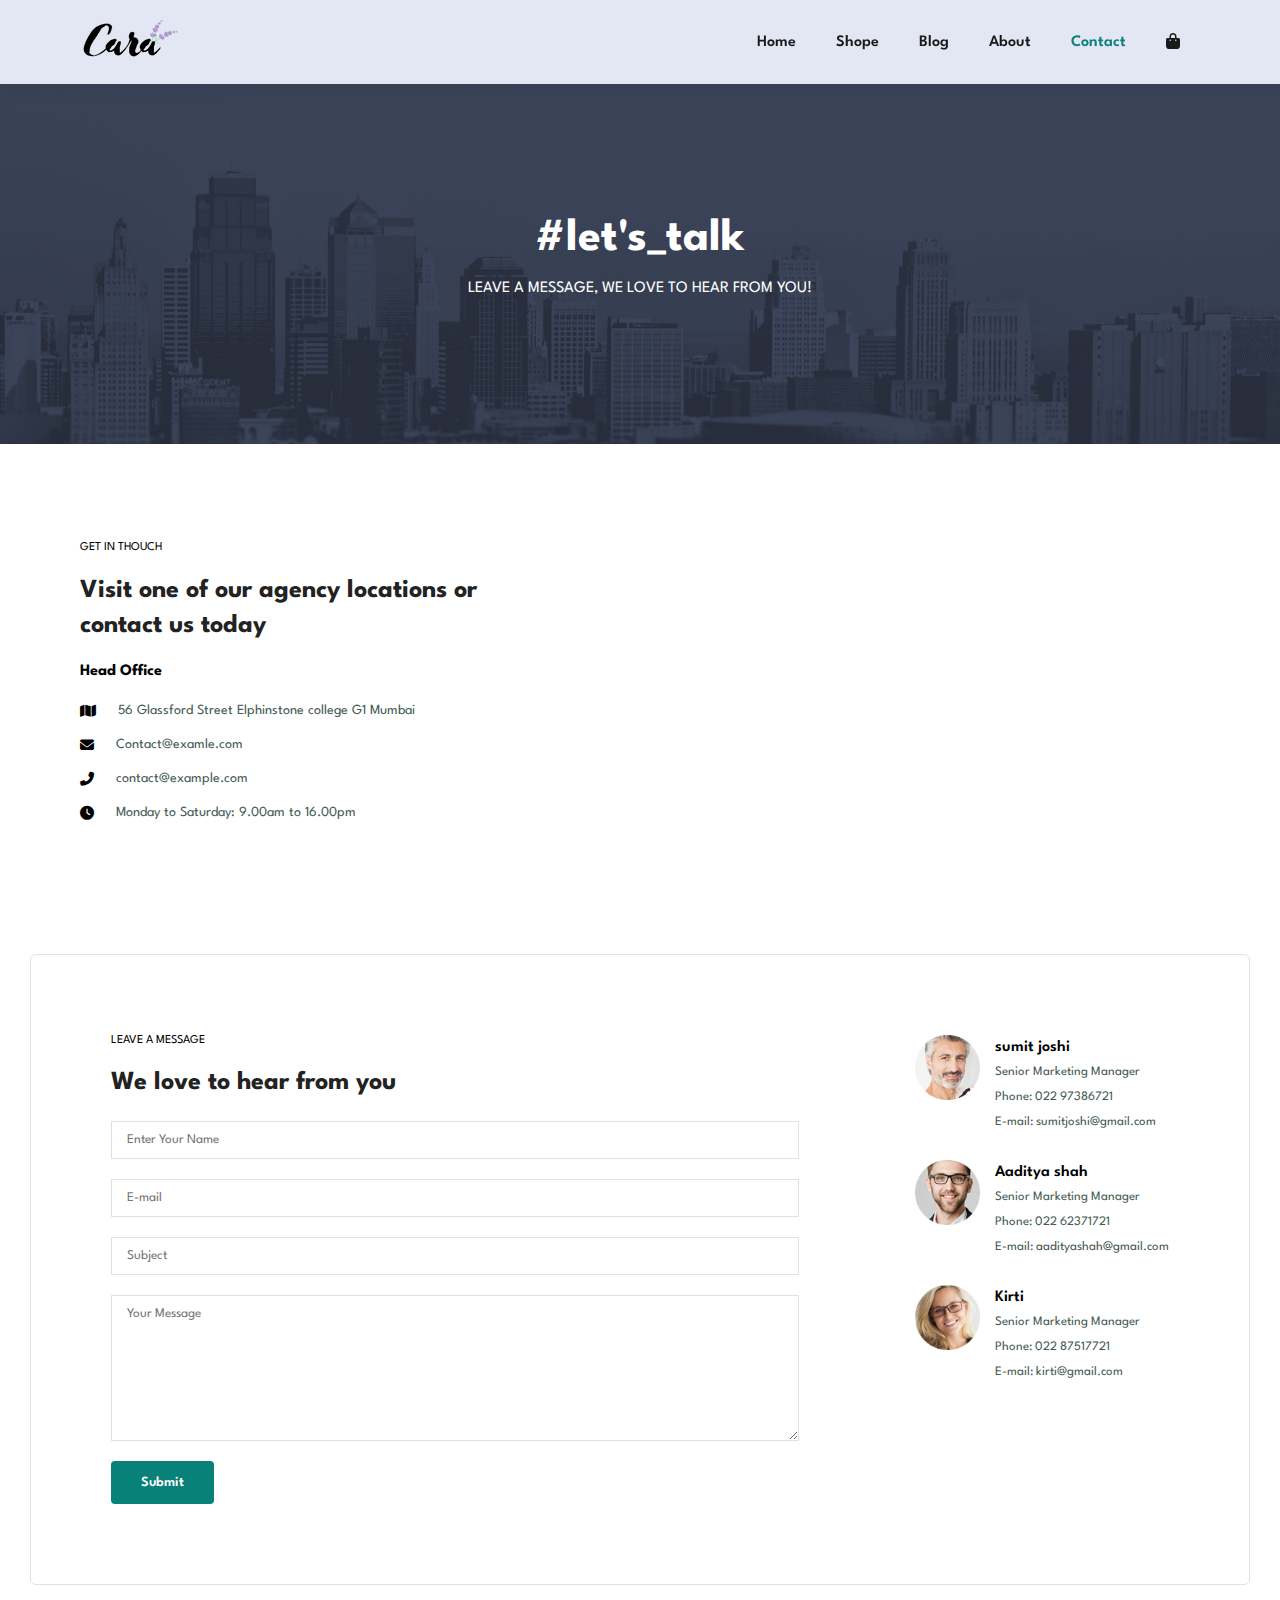
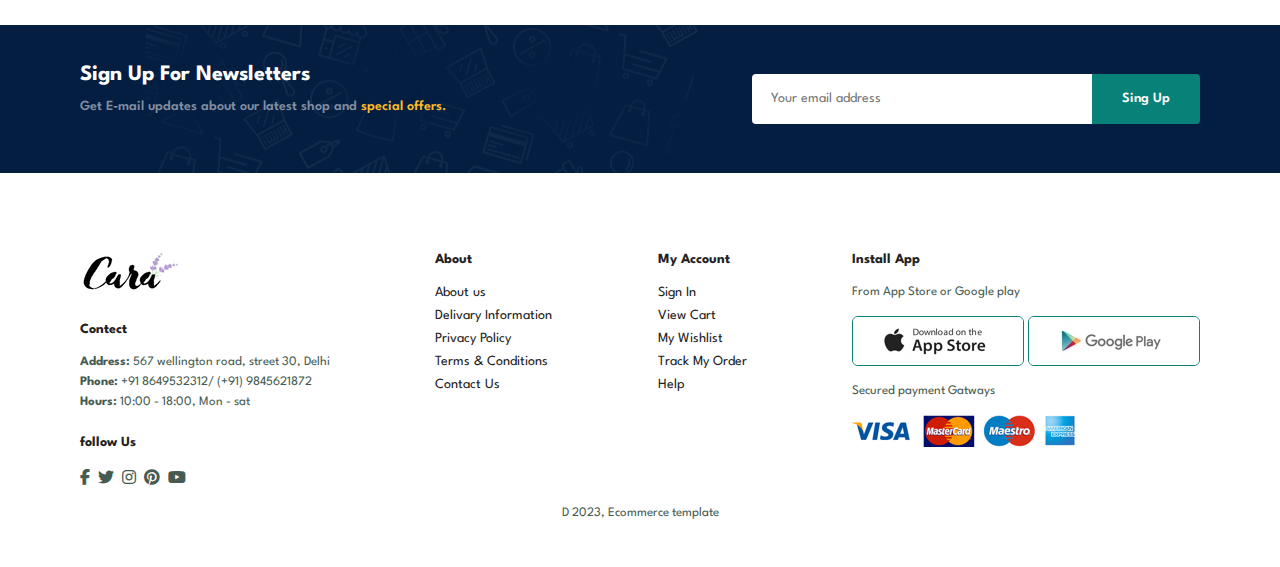
<file: contact.html>
<!DOCTYPE html>
<html lang="en">
<head>
    <meta charset="UTF-8">
    <meta name="viewport" content="width=device-width, initial-scale=1.0">
    <title>Ecommerce</title>
    <link rel="stylesheet" href="https://cdnjs.cloudflare.com/ajax/libs/font-awesome/6.4.0/css/all.min.css" />
    <!-- <link rel="stylesheet" href="https://use.fontawesome.com/releases/v5.15.4/css/solid.css"/> -->
    <!-- <link rel="stylesheet" href="https://use.fontawesome.com/releases/v5.15.4/css/fontawesome.css"/> -->
    <link rel="stylesheet" href="style.css">
</head>
<body>
    <section id="header">
        <a href="#"><img src="img/logo.png" class="logo" alt="" srcset=""></a>
        <div>
            <ul id="navbar">
                <li><a  href="index.html">Home</a></li>
                <li><a  href="shop.html">Shope</a></li>
                <li><a  href="blog.html">Blog</a></li>
                <li><a  href="about.html">About</a></li>
                <li><a class="active" href="contact.html">Contact</a></li>
                <li id="lg-bag"><a href="card.html"><i class="fa fa-shopping-bag "></i></a></li>
                <a href="#" id="close"><i class="fa fa-times"></i></a>
            </ul>
        </div>
        <div id="mobile">
            
            <a href="card.html"><i class="fa fa-shopping-bag"></i></a>
            <i id="bar" class="fas fa-outdent"></i>
        </div>
    </section>

    <section id="page-header" class="about-header">
        <h2>#let's_talk</h2>
        <p>LEAVE A MESSAGE, WE LOVE TO HEAR FROM YOU!</p>

    </section>

    <section id="contact-details" class="section-p1">
        <div class="details">
            <span>GET IN THOUCH</span>
            <h2>Visit one of our agency locations or contact us today</h2>
            <h3>Head Office</h3>
            <div>
                <li>
                    <i class="fa fa-map"></i>
                    <p>56 Glassford Street Elphinstone college G1 Mumbai</p>
                </li>
                <li>
                    <i class="fa fa-envelope"></i>
                    <p>Contact@examle.com</p>
                </li>
                <li>
                    <i class="fa fa-phone-alt"></i>
                    <p>contact@example.com</p>
                </li>
                <li>
                    <i class="fa fa-clock"></i>
                    <p>Monday to Saturday: 9.00am to 16.00pm </p>
                </li>
            </div>
        </div>

        <div class="map">
            <iframe src="https://www.google.com/maps/embed?pb=!1m18!1m12!1m3!1d30188.271630108648!2d72.8094173765319!3d18.952011928173327!2m3!1f0!2f0!3f0!3m2!1i1024!2i768!4f13.1!3m3!1m2!1s0x3be7ce1e3a9a13c5%3A0xa5a1ee827799317d!2sElphinstone%20College!5e0!3m2!1sen!2sin!4v1689856415148!5m2!1sen!2sin" width="600" height="450" style="border:0;" allowfullscreen="" loading="lazy" referrerpolicy="no-referrer-when-downgrade"></iframe>
            

        </div>
    </section>

    <section id="form-details">
        <form action="">
            <span>LEAVE A MESSAGE</span>
            <h2> We love to hear from you</h2>
            <input type="text" placeholder="Enter Your Name">
            <input type="text" placeholder="E-mail">
            <input type="text" placeholder="Subject">
            <textarea name="" id="" cols="30" rows="10" placeholder="Your Message"></textarea>
            <button class="normal">Submit</button>
        </form>

        <div class="people">
            <div>
                <img src="img/people/1.png" alt="">
                <p><span>sumit joshi</span> Senior Marketing Manager<br> Phone: 022 97386721 <br> E-mail: sumitjoshi@gmail.com</p>

            </div>
            <div>
                <img src="img/people/2.png" alt="">
                <p><span>Aaditya shah</span> Senior Marketing Manager<br> Phone: 022 62371721 <br> E-mail: aadityashah@gmail.com</p>
                
            </div>
            <div>
                <img src="img/people/3.png" alt="">
                <p><span>Kirti </span> Senior Marketing Manager<br> Phone: 022 87517721 <br> E-mail: kirti@gmail.com</p>
                
            </div>
        </div>
    </section>

    <section id="newsletter" class="section-p1 section-m1">
        <div class="newstext">
            <h4>Sign Up For Newsletters</h4>
            <p>Get E-mail updates about our latest shop and <span>special offers.</span></p>
        </div>
        <div class="form">
            <input type="text" placeholder="Your email address">
            <button class="normal">Sing Up</button>
        </div>

    </section>


    <footer class="section-p1">
        <div class="col">
            <img class="logo" src="img/logo.png" alt="">
            <h4>Contect</h4>
            <p><strong>Address:</strong> 567 wellington road, street 30, Delhi</p>
            <p><strong>Phone:</strong> +91 8649532312/ (+91) 9845621872</p>
            <p><strong>Hours:</strong> 10:00 - 18:00, Mon - sat</p>
            <div class="follow">
                <h4>follow Us</h4>
                <div class="icon">
                    <i class="fab fa-facebook-f"></i>
                    <i class="fab fa-twitter"></i>
                    <i class="fab fa-instagram"></i>
                    <i class="fab fa-pinterest"></i>
                    <i class="fab fa-youtube"></i>

                </div>
            </div>

        </div>
        <div class="col">
            <h4>About</h4>
            <a href="#">About us</a>
            <a href="#">Delivary Information</a>
            <a href="#">Privacy Policy</a>
            <a href="#">Terms & Conditions</a>
            <a href="#">Contact Us</a>
        </div>
        <div class="col">
            <h4>My Account</h4>
            <a href="#">Sign In</a>
            <a href="#">View Cart</a>
            <a href="#">My Wishlist</a>
            <a href="#">Track My Order</a>
            <a href="#">Help</a>
        </div>

        <div class="col install">
            <h4>Install App</h4>
            <p>From App Store or Google play</p>
            <div class="row">
                <img src="img/pay/app.jpg" alt="">
                <img src="img/pay/play.jpg" alt="">
            </div>
            <p>Secured payment Gatways</p>
            <img src="img/pay/pay.png" alt="">
        </div>

        <div class="copyright">
            <p>D 2023, Ecommerce template</p>
        </div>

    </footer>

    <script src="script.js"></script>
</body>
</html>
</file>
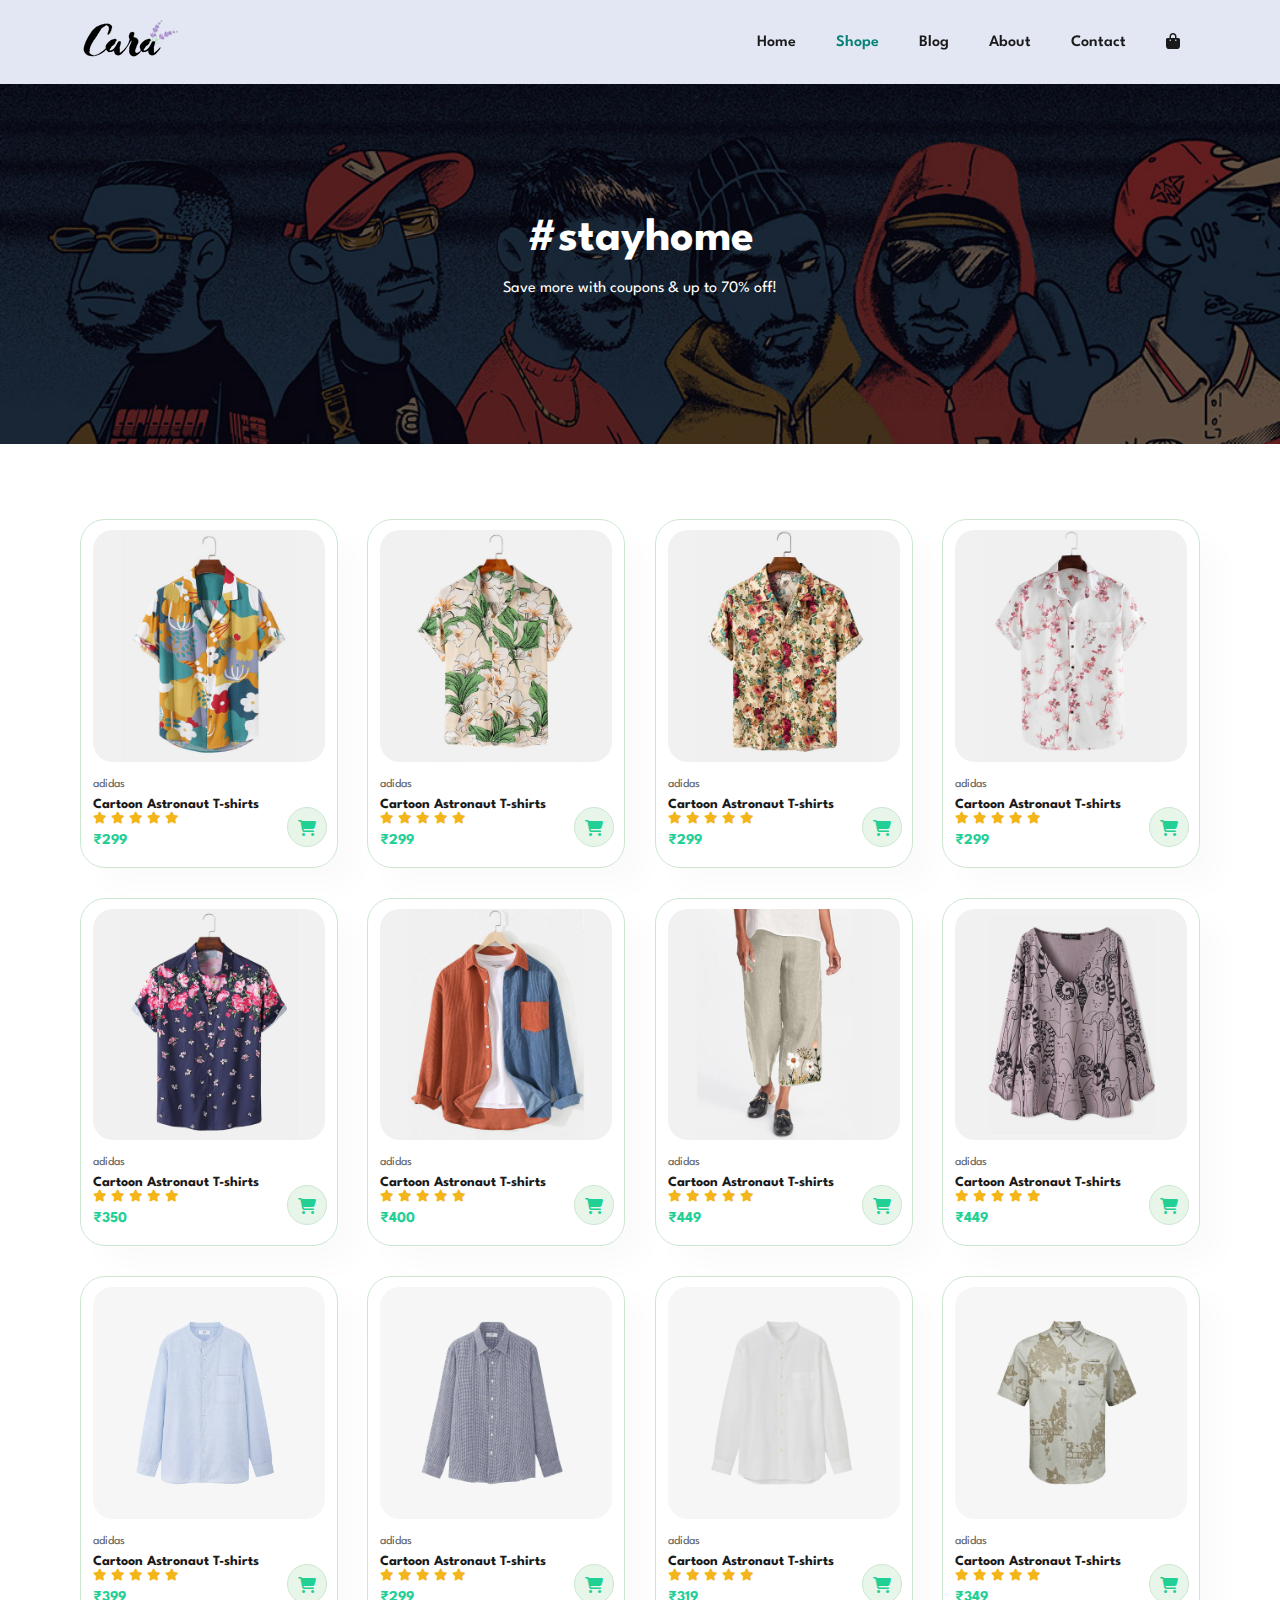
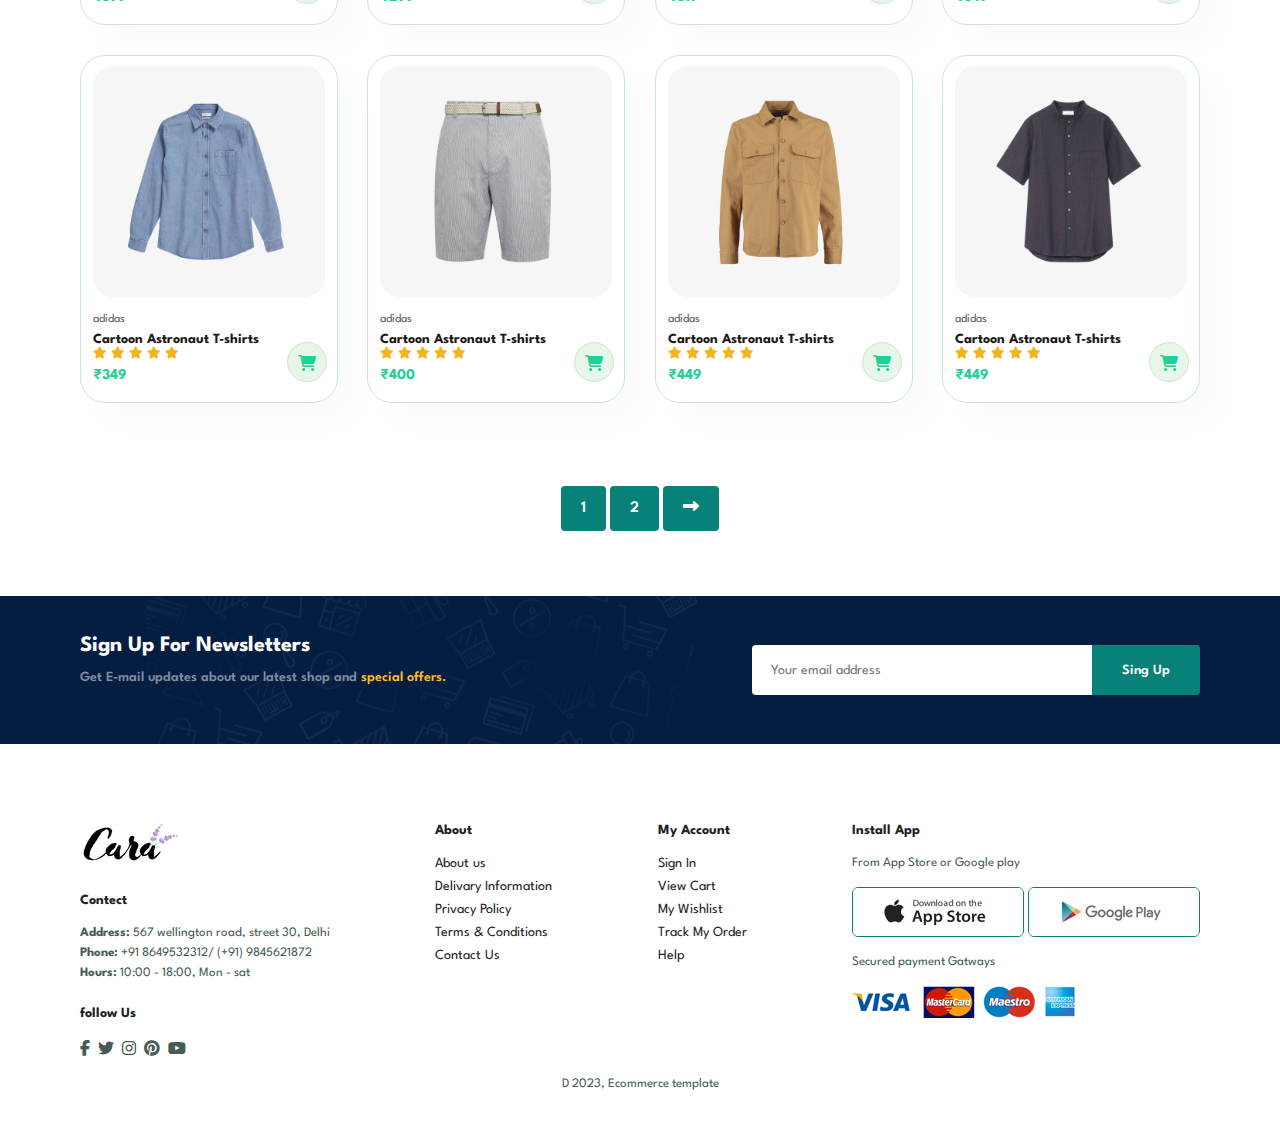
<file: shop.html>
<!DOCTYPE html>
<html lang="en">
<head>
    <meta charset="UTF-8">
    <meta name="viewport" content="width=device-width, initial-scale=1.0">
    <title>Ecommerce</title>
    <link rel="stylesheet" href="https://cdnjs.cloudflare.com/ajax/libs/font-awesome/6.4.0/css/all.min.css" />
    <!-- <link rel="stylesheet" href="https://use.fontawesome.com/releases/v5.15.4/css/solid.css"/> -->
    <!-- <link rel="stylesheet" href="https://use.fontawesome.com/releases/v5.15.4/css/fontawesome.css"/> -->
    <link rel="stylesheet" href="style.css">
</head>
<body>
    <section id="header">
        <a href="#"><img src="img/logo.png" class="logo" alt="" srcset=""></a>
        <div>
            <ul id="navbar">
                <li><a  href="index.html">Home</a></li>
                <li><a class="active" href="shop.html">Shope</a></li>
                <li><a href="blog.html">Blog</a></li>
                <li><a href="about.html">About</a></li>
                <li><a href="contact.html">Contact</a></li>
                <li id="lg-bag"><a href="card.html"><i class="fa fa-shopping-bag "></i></a></li>
                <a href="#" id="close"><i class="fa fa-times"></i></a>
            </ul>
        </div>
        <div id="mobile">
            
            <a href="card.html"><i class="fa fa-shopping-bag"></i></a>
            <i id="bar" class="fas fa-outdent"></i>
        </div>
    </section>

    <section id="page-header">
        <h2>#stayhome</h2>
        <p>Save more with coupons & up to 70% off!</p>

    </section>

    <section id="product1" class="section-p1">
        
        <div class="pro-container">
            <div class="pro" onclick="window.location.href='sproduct.html';">
                <img src="img/products/f1.jpg" alt="">
                <div class="des">
                    <span>adidas</span>
                    <h5>Cartoon Astronaut T-shirts</h5>
                    <div class="star">
                        <i class="fas fa-star"></i>
                        <i class="fas fa-star"></i>
                        <i class="fas fa-star"></i>
                        <i class="fas fa-star"></i>
                        <i class="fas fa-star"></i>
                    </div>
                    <h4>₹299</h4>
                

                </div>
                <a href="#"><i class="fa fa-shopping-cart cart "></i></a>
            </div>
            <div class="pro">
                <img src="img/products/f2.jpg" alt="">
                <div class="des">
                    <span>adidas</span>
                    <h5>Cartoon Astronaut T-shirts</h5>
                    <div class="star">
                        <i class="fas fa-star"></i>
                        <i class="fas fa-star"></i>
                        <i class="fas fa-star"></i>
                        <i class="fas fa-star"></i>
                        <i class="fas fa-star"></i>
                    </div>
                    <h4>₹299</h4>
                

                </div>
                <a href="#"><i class="fa fa-shopping-cart cart "></i></a>
            </div>
            <div class="pro">
                <img src="img/products/f3.jpg" alt="">
                <div class="des">
                    <span>adidas</span>
                    <h5>Cartoon Astronaut T-shirts</h5>
                    <div class="star">
                        <i class="fas fa-star"></i>
                        <i class="fas fa-star"></i>
                        <i class="fas fa-star"></i>
                        <i class="fas fa-star"></i>
                        <i class="fas fa-star"></i>
                    </div>
                    <h4>₹299</h4>
                

                </div>
                <a href="#"><i class="fa fa-shopping-cart cart "></i></a>
            </div>
            <div class="pro">
                <img src="img/products/f4.jpg" alt="">
                <div class="des">
                    <span>adidas</span>
                    <h5>Cartoon Astronaut T-shirts</h5>
                    <div class="star">
                        <i class="fas fa-star"></i>
                        <i class="fas fa-star"></i>
                        <i class="fas fa-star"></i>
                        <i class="fas fa-star"></i>
                        <i class="fas fa-star"></i>
                    </div>
                    <h4>₹299</h4>
                

                </div>
                <a href="#"><i class="fa fa-shopping-cart cart "></i></a>
            </div>
            <div class="pro">
                <img src="img/products/f5.jpg" alt="">
                <div class="des">
                    <span>adidas</span>
                    <h5>Cartoon Astronaut T-shirts</h5>
                    <div class="star">
                        <i class="fas fa-star"></i>
                        <i class="fas fa-star"></i>
                        <i class="fas fa-star"></i>
                        <i class="fas fa-star"></i>
                        <i class="fas fa-star"></i>
                    </div>
                    <h4>₹350</h4>
                

                </div>
                <a href="#"><i class="fa fa-shopping-cart cart "></i></a>
            </div>
            <div class="pro">
                <img src="img/products/f6.jpg" alt="">
                <div class="des">
                    <span>adidas</span>
                    <h5>Cartoon Astronaut T-shirts</h5>
                    <div class="star">
                        <i class="fas fa-star"></i>
                        <i class="fas fa-star"></i>
                        <i class="fas fa-star"></i>
                        <i class="fas fa-star"></i>
                        <i class="fas fa-star"></i>
                    </div>
                    <h4>₹400</h4>
                

                </div>
                <a href="#"><i class="fa fa-shopping-cart cart "></i></a>
            </div>
            <div class="pro">
                <img src="img/products/f7.jpg" alt="">
                <div class="des">
                    <span>adidas</span>
                    <h5>Cartoon Astronaut T-shirts</h5>
                    <div class="star">
                        <i class="fas fa-star"></i>
                        <i class="fas fa-star"></i>
                        <i class="fas fa-star"></i>
                        <i class="fas fa-star"></i>
                        <i class="fas fa-star"></i>
                    </div>
                    <h4>₹449</h4>
                

                </div>
                <a href="#"><i class="fa fa-shopping-cart cart "></i></a>
            </div>
            <div class="pro">
                <img src="img/products/f8.jpg" alt="">
                <div class="des">
                    <span>adidas</span>
                    <h5>Cartoon Astronaut T-shirts</h5>
                    <div class="star">
                        <i class="fas fa-star"></i>
                        <i class="fas fa-star"></i>
                        <i class="fas fa-star"></i>
                        <i class="fas fa-star"></i>
                        <i class="fas fa-star"></i>
                    </div>
                    <h4>₹449</h4>
                

                </div>
                <a href="#"><i class="fa fa-shopping-cart cart "></i></a>
            </div>

        
            <div class="pro">
                <img src="img/products/n1.jpg" alt="">
                <div class="des">
                    <span>adidas</span>
                    <h5>Cartoon Astronaut T-shirts</h5>
                    <div class="star">
                        <i class="fas fa-star"></i>
                        <i class="fas fa-star"></i>
                        <i class="fas fa-star"></i>
                        <i class="fas fa-star"></i>
                        <i class="fas fa-star"></i>
                    </div>
                    <h4>₹399</h4>
                

                </div>
                <a href="#"><i class="fa fa-shopping-cart cart "></i></a>
            </div>
            <div class="pro">
                <img src="img/products/n2.jpg" alt="">
                <div class="des">
                    <span>adidas</span>
                    <h5>Cartoon Astronaut T-shirts</h5>
                    <div class="star">
                        <i class="fas fa-star"></i>
                        <i class="fas fa-star"></i>
                        <i class="fas fa-star"></i>
                        <i class="fas fa-star"></i>
                        <i class="fas fa-star"></i>
                    </div>
                    <h4>₹299</h4>
                

                </div>
                <a href="#"><i class="fa fa-shopping-cart cart "></i></a>
            </div>
            <div class="pro">
                <img src="img/products/n3.jpg" alt="">
                <div class="des">
                    <span>adidas</span>
                    <h5>Cartoon Astronaut T-shirts</h5>
                    <div class="star">
                        <i class="fas fa-star"></i>
                        <i class="fas fa-star"></i>
                        <i class="fas fa-star"></i>
                        <i class="fas fa-star"></i>
                        <i class="fas fa-star"></i>
                    </div>
                    <h4>₹319</h4>
                

                </div>
                <a href="#"><i class="fa fa-shopping-cart cart "></i></a>
            </div>
            <div class="pro">
                <img src="img/products/n4.jpg" alt="">
                <div class="des">
                    <span>adidas</span>
                    <h5>Cartoon Astronaut T-shirts</h5>
                    <div class="star">
                        <i class="fas fa-star"></i>
                        <i class="fas fa-star"></i>
                        <i class="fas fa-star"></i>
                        <i class="fas fa-star"></i>
                        <i class="fas fa-star"></i>
                    </div>
                    <h4>₹349</h4>
                

                </div>
                <a href="#"><i class="fa fa-shopping-cart cart "></i></a>
            </div>
            <div class="pro">
                <img src="img/products/n5.jpg" alt="">
                <div class="des">
                    <span>adidas</span>
                    <h5>Cartoon Astronaut T-shirts</h5>
                    <div class="star">
                        <i class="fas fa-star"></i>
                        <i class="fas fa-star"></i>
                        <i class="fas fa-star"></i>
                        <i class="fas fa-star"></i>
                        <i class="fas fa-star"></i>
                    </div>
                    <h4>₹349</h4>
                

                </div>
                <a href="#"><i class="fa fa-shopping-cart cart "></i></a>
            </div>
            <div class="pro">
                <img src="img/products/n6.jpg" alt="">
                <div class="des">
                    <span>adidas</span>
                    <h5>Cartoon Astronaut T-shirts</h5>
                    <div class="star">
                        <i class="fas fa-star"></i>
                        <i class="fas fa-star"></i>
                        <i class="fas fa-star"></i>
                        <i class="fas fa-star"></i>
                        <i class="fas fa-star"></i>
                    </div>
                    <h4>₹400</h4>
                

                </div>
                <a href="#"><i class="fa fa-shopping-cart cart "></i></a>
            </div>
            <div class="pro">
                <img src="img/products/n7.jpg" alt="">
                <div class="des">
                    <span>adidas</span>
                    <h5>Cartoon Astronaut T-shirts</h5>
                    <div class="star">
                        <i class="fas fa-star"></i>
                        <i class="fas fa-star"></i>
                        <i class="fas fa-star"></i>
                        <i class="fas fa-star"></i>
                        <i class="fas fa-star"></i>
                    </div>
                    <h4>₹449</h4>
                

                </div>
                <a href="#"><i class="fa fa-shopping-cart cart "></i></a>
            </div>
            <div class="pro">
                <img src="img/products/n8.jpg" alt="">
                <div class="des">
                    <span>adidas</span>
                    <h5>Cartoon Astronaut T-shirts</h5>
                    <div class="star">
                        <i class="fas fa-star"></i>
                        <i class="fas fa-star"></i>
                        <i class="fas fa-star"></i>
                        <i class="fas fa-star"></i>
                        <i class="fas fa-star"></i>
                    </div>
                    <h4>₹449</h4>
                

                </div>
                <a href="#"><i class="fa fa-shopping-cart cart "></i></a>
            </div>

        </div>

    </section>

    <section id="pagination" class="section-p1">
        <a href="#">1</a>
        <a href="#">2</a>
        <a href="#"><i class="fa fa-long-arrow-alt-right"></i></a>
    </section>

    <section id="newsletter" class="section-p1 section-m1">
        <div class="newstext">
            <h4>Sign Up For Newsletters</h4>
            <p>Get E-mail updates about our latest shop and <span>special offers.</span></p>
        </div>
        <div class="form">
            <input type="text" placeholder="Your email address">
            <button class="normal">Sing Up</button>
        </div>

    </section>

    <footer class="section-p1">
        <div class="col">
            <img class="logo" src="img/logo.png" alt="">
            <h4>Contect</h4>
            <p><strong>Address:</strong> 567 wellington road, street 30, Delhi</p>
            <p><strong>Phone:</strong> +91 8649532312/ (+91) 9845621872</p>
            <p><strong>Hours:</strong> 10:00 - 18:00, Mon - sat</p>
            <div class="follow">
                <h4>follow Us</h4>
                <div class="icon">
                    <i class="fab fa-facebook-f"></i>
                    <i class="fab fa-twitter"></i>
                    <i class="fab fa-instagram"></i>
                    <i class="fab fa-pinterest"></i>
                    <i class="fab fa-youtube"></i>

                </div>
            </div>

        </div>
        <div class="col">
            <h4>About</h4>
            <a href="#">About us</a>
            <a href="#">Delivary Information</a>
            <a href="#">Privacy Policy</a>
            <a href="#">Terms & Conditions</a>
            <a href="#">Contact Us</a>
        </div>
        <div class="col">
            <h4>My Account</h4>
            <a href="#">Sign In</a>
            <a href="#">View Cart</a>
            <a href="#">My Wishlist</a>
            <a href="#">Track My Order</a>
            <a href="#">Help</a>
        </div>

        <div class="col install">
            <h4>Install App</h4>
            <p>From App Store or Google play</p>
            <div class="row">
                <img src="img/pay/app.jpg" alt="">
                <img src="img/pay/play.jpg" alt="">
            </div>
            <p>Secured payment Gatways</p>
            <img src="img/pay/pay.png" alt="">
        </div>

        <div class="copyright">
            <p>D 2023, Ecommerce template</p>
        </div>

    </footer>

    <script src="script.js"></script>
</body>
</html>
</file>
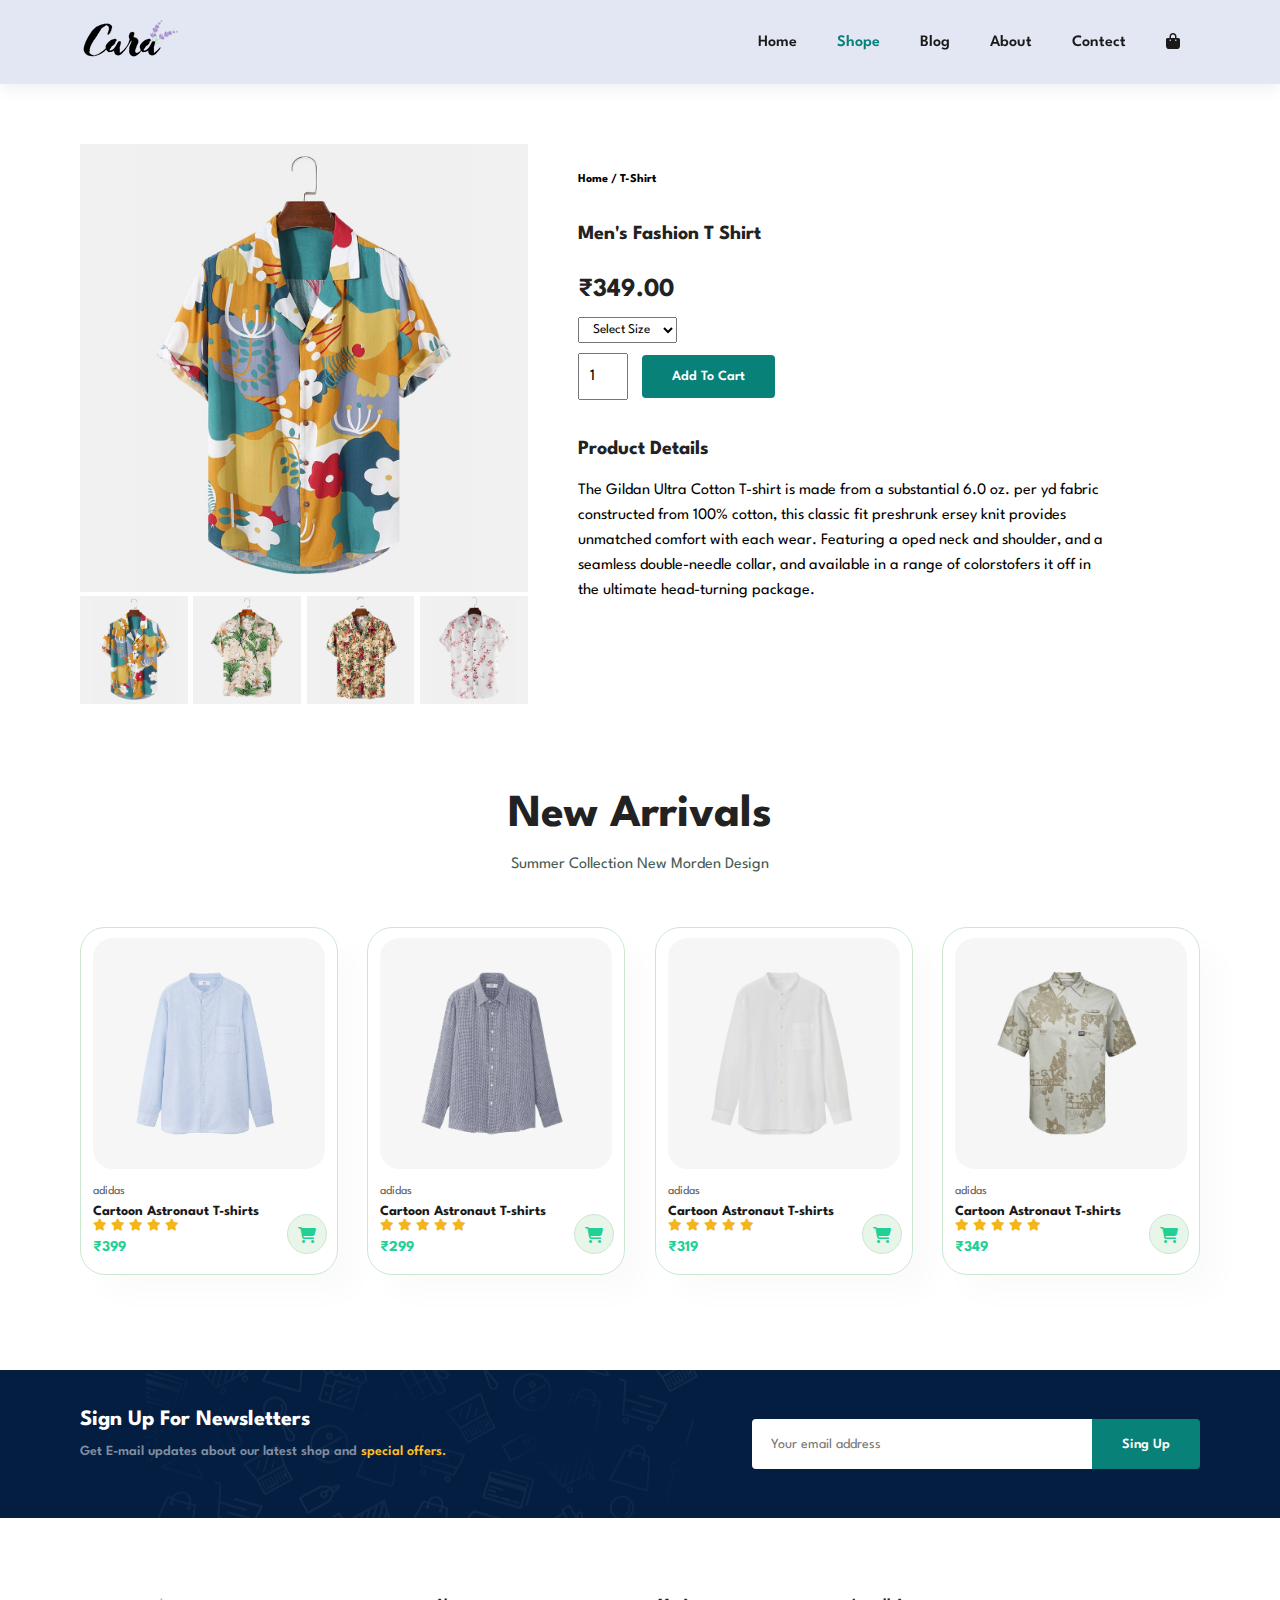
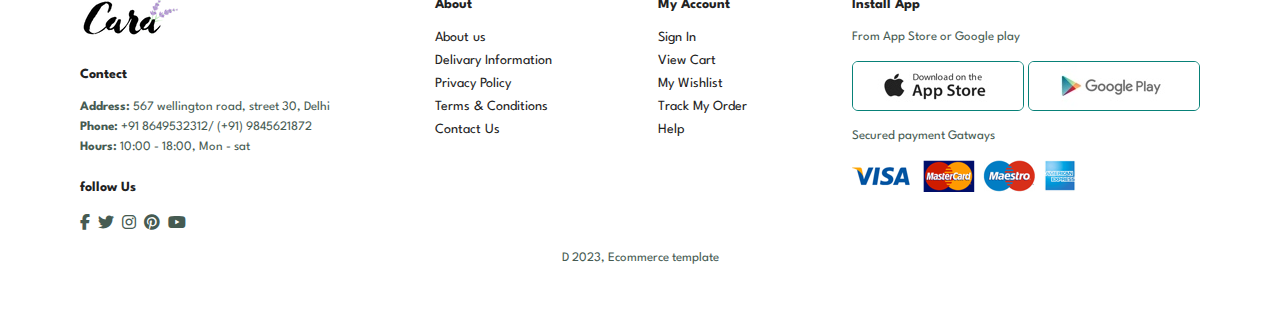
<file: sproduct.html>
<!DOCTYPE html>
<html lang="en">
<head>
    <meta charset="UTF-8">
    <meta name="viewport" content="width=device-width, initial-scale=1.0">
    <title>Ecommerce</title>
    <link rel="stylesheet" href="https://cdnjs.cloudflare.com/ajax/libs/font-awesome/6.4.0/css/all.min.css" />
    <!-- <link rel="stylesheet" href="https://use.fontawesome.com/releases/v5.15.4/css/solid.css"/> -->
    <!-- <link rel="stylesheet" href="https://use.fontawesome.com/releases/v5.15.4/css/fontawesome.css"/> -->
    <link rel="stylesheet" href="style.css">
</head>
<body>
    <section id="header">
        <a href="#"><img src="img/logo.png" class="logo" alt="" srcset=""></a>
        <div>
            <ul id="navbar">
                <li><a  href="index.html">Home</a></li>
                <li><a class="active" href="shop.html">Shope</a></li>
                <li><a href="blog.html">Blog</a></li>
                <li><a href="about.html">About</a></li>
                <li><a href="contect.html">Contect</a></li>
                <li id="lg-bag"><a href="card.html"><i class="fa fa-shopping-bag "></i></a></li>
                <a href="#" id="close"><i class="fa fa-times"></i></a>
            </ul>
        </div>
        <div id="mobile">
            
            <a href="card.html"><i class="fa fa-shopping-bag"></i></a>
            <i id="bar" class="fas fa-outdent"></i>
        </div>
    </section>

    <section id="prodetails" class="section-p1">
        <div class="single-pro-image">
            <img src="img/products/f1.jpg" width="100%" id="mainImg" alt="">
            <div class="small-img-group">
                <div class ="small-img-col">
                    <img src="img/products/f1.jpg" width="100%" class="small-img" alt="">
                </div>
                <div class ="small-img-col">
                    <img src="img/products/f2.jpg" width="100%" class="small-img" alt="">
                </div>
                <div class ="small-img-col">
                    <img src="img/products/f3.jpg" width="100%" class="small-img" alt="">
                </div>
                <div class ="small-img-col">
                    <img src="img/products/f4.jpg" width="100%" class="small-img" alt="">
                </div>
            </div>
        </div>

        <div class="single-pro-details">
            <h6>Home / T-Shirt</h6>
            <h4>Men's Fashion T Shirt</h4>
            <h2>₹349.00</h2>
            <select>
                <option>Select Size</option>
                <option>XL</option>
                <option>XXL</option>
                <option>Small</option>
                <option>Large</option>

            </select>
            <input type="number" value="1">
            <button class="normal">Add To Cart</button>
            <h4>Product Details</h4>
            <span>The Gildan Ultra Cotton T-shirt is made from a substantial 6.0 oz. per yd fabric constructed from 100% cotton, this classic fit preshrunk ersey knit provides unmatched comfort with each wear. Featuring a oped neck and shoulder, and a seamless double-needle collar, and available in a range of colorstofers it off in the ultimate head-turning package.</span>

        </div>
    </section>

    <section id="product1" class="section-p1">
        <h2>New Arrivals</h2>
        <p>Summer Collection New Morden Design</p>
        <div class="pro-container">
            <div class="pro">
                <img src="img/products/n1.jpg" alt="">
                <div class="des">
                    <span>adidas</span>
                    <h5>Cartoon Astronaut T-shirts</h5>
                    <div class="star">
                        <i class="fas fa-star"></i>
                        <i class="fas fa-star"></i>
                        <i class="fas fa-star"></i>
                        <i class="fas fa-star"></i>
                        <i class="fas fa-star"></i>
                    </div>
                    <h4>₹399</h4>
                

                </div>
                <a href="#"><i class="fa fa-shopping-cart cart "></i></a>
            </div>
            <div class="pro">
                <img src="img/products/n2.jpg" alt="">
                <div class="des">
                    <span>adidas</span>
                    <h5>Cartoon Astronaut T-shirts</h5>
                    <div class="star">
                        <i class="fas fa-star"></i>
                        <i class="fas fa-star"></i>
                        <i class="fas fa-star"></i>
                        <i class="fas fa-star"></i>
                        <i class="fas fa-star"></i>
                    </div>
                    <h4>₹299</h4>
                

                </div>
                <a href="#"><i class="fa fa-shopping-cart cart "></i></a>
            </div>
            <div class="pro">
                <img src="img/products/n3.jpg" alt="">
                <div class="des">
                    <span>adidas</span>
                    <h5>Cartoon Astronaut T-shirts</h5>
                    <div class="star">
                        <i class="fas fa-star"></i>
                        <i class="fas fa-star"></i>
                        <i class="fas fa-star"></i>
                        <i class="fas fa-star"></i>
                        <i class="fas fa-star"></i>
                    </div>
                    <h4>₹319</h4>
                

                </div>
                <a href="#"><i class="fa fa-shopping-cart cart "></i></a>
            </div>
            <div class="pro">
                <img src="img/products/n4.jpg" alt="">
                <div class="des">
                    <span>adidas</span>
                    <h5>Cartoon Astronaut T-shirts</h5>
                    <div class="star">
                        <i class="fas fa-star"></i>
                        <i class="fas fa-star"></i>
                        <i class="fas fa-star"></i>
                        <i class="fas fa-star"></i>
                        <i class="fas fa-star"></i>
                    </div>
                    <h4>₹349</h4>
                </div>
                <a href="#"><i class="fa fa-shopping-cart cart "></i></a>

                

        </div>

    </section>


    <section id="newsletter" class="section-p1 section-m1">
        <div class="newstext">
            <h4>Sign Up For Newsletters</h4>
            <p>Get E-mail updates about our latest shop and <span>special offers.</span></p>
        </div>
        <div class="form">
            <input type="text" placeholder="Your email address">
            <button class="normal">Sing Up</button>
        </div>

    </section>

    <footer class="section-p1">
        <div class="col">
            <img class="logo" src="img/logo.png" alt="">
            <h4>Contect</h4>
            <p><strong>Address:</strong> 567 wellington road, street 30, Delhi</p>
            <p><strong>Phone:</strong> +91 8649532312/ (+91) 9845621872</p>
            <p><strong>Hours:</strong> 10:00 - 18:00, Mon - sat</p>
            <div class="follow">
                <h4>follow Us</h4>
                <div class="icon">
                    <i class="fab fa-facebook-f"></i>
                    <i class="fab fa-twitter"></i>
                    <i class="fab fa-instagram"></i>
                    <i class="fab fa-pinterest"></i>
                    <i class="fab fa-youtube"></i>

                </div>
            </div>

        </div>
        <div class="col">
            <h4>About</h4>
            <a href="#">About us</a>
            <a href="#">Delivary Information</a>
            <a href="#">Privacy Policy</a>
            <a href="#">Terms & Conditions</a>
            <a href="#">Contact Us</a>
        </div>
        <div class="col">
            <h4>My Account</h4>
            <a href="#">Sign In</a>
            <a href="#">View Cart</a>
            <a href="#">My Wishlist</a>
            <a href="#">Track My Order</a>
            <a href="#">Help</a>
        </div>

        <div class="col install">
            <h4>Install App</h4>
            <p>From App Store or Google play</p>
            <div class="row">
                <img src="img/pay/app.jpg" alt="">
                <img src="img/pay/play.jpg" alt="">
            </div>
            <p>Secured payment Gatways</p>
            <img src="img/pay/pay.png" alt="">
        </div>

        <div class="copyright">
            <p>D 2023, Ecommerce template</p>
        </div>

    </footer>

    <script>
        var mainImg = document.getElementById("mainImg");
        var smallimg = document.getElementsByClassName("small-img");

        smallimg[0].onclick = function(){
            mainImg.src = smallimg[0].src;
        }
        smallimg[1].onclick = function(){
            mainImg.src = smallimg[1].src;
        }
        smallimg[2].onclick = function(){
            mainImg.src = smallimg[2].src;
        }
        smallimg[3].onclick = function(){
            mainImg.src = smallimg[3].src;
        }
        
    </script>

    <script src="script.js"></script>
</body>

</html>
</file>
<file: style.css>
@import url("https://fonts.googleapis.com/css2?family=Spartan:wght@100;200;300;400;500;600;700;800;900&display=swap");
* {
    margin: 0;
    padding: 0;
    box-sizing: border-box;
    font-family: "Spartan", sans-serif;
}

html {
    scroll-behavior: smooth;
}

/* Global Styles */

h1 {
    font-size: 50px;
    line-height: 64px;
    color: #222;
}

h2 {
    font-size: 46px;
    line-height: 54px;
    color: #222;
}

h4 {
    font-size: 20px;
    color: #222;
}

h6 {
    font-weight: 700;
    font-size: 12px;
}

p {
    font-size: 16px;
    color: #465b52;
    margin: 15px 0 20px 0;
}

.section-p1 {
    padding: 40px 80px;
}

.section-m1 {
    margin: 40px 0;
}
button.normal{
    font-size: 14px;
    font-weight: 600;
    padding: 15px 30px;
    color: black;
    background-color: white;
    border-radius: 4px;
    cursor: pointer;
    border: none;
    outline: none;
    transition: 0.2s;


}
button.white {
    font-size: 13px;
    font-weight: 600;
    padding: 11px 18px;
    color: #fff;
    background-color: transparent;
    
    cursor: pointer;
    border: 1px sold #fff;
    outline: none;
    transition: 0.2s;


}
body {
    width: 100%;
}

#header{
    display: flex;
    align-items: center;
    justify-content: space-between;
    padding: 20px 80px;
    background: #E3E6F3;
    box-shadow: 0 5px 15px rgba(0, 0, 0, 0.06);
    z-index: 999;
    position: sticky;
    top: 0;
    left: 0;



}

#navbar{
    display: flex;
    align-items: center;
    justify-content: center;
}

#navbar li{
    list-style: none;
    padding: 0 20px;
    position: relative;

}

#navbar li a{
    text-decoration: none;
    font-size: 16px;
    font-weight: 600;
    color: #1a1a1a;
    transition: 0.3s ease;
}

#navbar li a:hover,
#navbar li a.active {
    color: #088178;
}

#navbar li a:hover::after,
#navbar li a:hover::after {
    content: "";
    width: 30%;
    height: 2px;
    background: #58d9dd;
    position: absolute;
    bottom: -4px;
    left: 20px;

}

#mobile{
    display: none;
    align-items: center;

}

#hero{
    background-image: url("img/hero4.png");
    height:90vh;
    width: 100%;
    background-size: cover;
    background-position: top 25% right 0;
    padding: 0 80px;
    display: flex;
    flex-direction: column;
    align-items: flex-start;
    justify-content: center;
}
#hero h4{
    padding-bottom: 15px;

}

#hero h1{
    color: #58d9dd;

}
#hero button{
    background-image: url("img/button.png");
    background-color: transparent;
    color: #58d9dd;
    border: 0;
    padding: 14px 80px 14px 65px;
    background-repeat: no-repeat;
    cursor: pointer;
    font-weight: 700;
    font-size: 15px;


}

#feature{
    display: flex;
    align-items: center;
    justify-content: space-between;
    flex-wrap: wrap;
}
#feature .fe-box{
    width: 180px;
    text-align: center;
    padding: 25px 15px;
    box-shadow: 20px 20px 34px rgba(0, 0, 0, 0.06) ;
    border: 1px solid #cce7d0;
    border-radius: 4px;
    margin: 15px 0 ;
}

#feature .fe-box:hover{
    box-shadow: 10px 10px 54px rgba(70, 62, 221, 0.01);
}
#feature .fe-box img{
    width: 100%;
    margin-bottom: 10px;
}
#feature .fe-box h6{
    display: inline-block;
    padding: 9px 8px 6px 8px ;
    line-height: 1;
    border-radius: 4px;
    color: #58d9dd;
    background-color: #fddde4;

}

#feature .fe-box:nth-child(2){
    background-color: #cdebbc;

}
#feature .fe-box:nth-child(3){
    background-color:#d1e8f2;

}
#feature .fe-box:nth-child(4){
    background-color: #cdd4f8;

}
#feature .fe-box:nth-child(5){
    background-color: #f6bdf6;

}
#feature .fe-box:nth-child(6){
    background-color: #fff2e5;


}

#product1{
    text-align: center;
}
#product1 .pro{
    width: 23%;
    min-width: 250px;
    padding: 10px 12px;
    border: 1px solid #cce7d0 ;
    border-radius: 25px;
    box-shadow: 20px 20px 30px rgba(0, 0, 0, 0.02);
    margin: 15px 0;
    transition: 0.2s ease;
    position: relative;

}
#product1 .pro-container{
    display: flex;
    justify-content: space-between;
    padding-top: 20px;
    flex-wrap: wrap;
}

#product1 .pro:hover{
    box-shadow: 20px 20px 30px rgba(0, 0, 0, 0.06);
}
#product1 .pro img{
    width: 100%;
    border-radius: 20px;

}
#product1 .pro .des{
    text-align: start;
    padding: 10px 0;

}

#product1 .pro .des span{
    color: #606060;
    font-size: 12px;
}
#product1 .pro .des h5{
    padding-top: 7px;
    color: #1a1a1a;
    font-size: 14px;

}

#product1 .pro .des i{
    font-size: 12px;
    color: rgba(243, 181, 25);
}

#product1 .pro .des h4{
    padding-top: 7px;
    font-size: 15px;
    font-weight: 700;
    color: #22cf95;
}

#product1 .pro .cart{
    width: 40px;
    height: 40px;
    line-height: 40px;
    border-radius: 50px;
    background-color: #e8f6ea;
    /* font-weight: 500; */
    color: #22cf95;
    border: 1px solid #cce7d0;
    position: absolute;
    bottom: 20px;
    right: 10px;

}

#banner{
    display: flex;
    flex-direction: column;
    justify-content: center;
    align-items: center;
    text-align: center;
    background-image: url("img/banner/b2.jpg");
    width: 100%;
    height: 40vh;
    background-size: cover;
    background-position: center;
}

#banner h4 , h1{
    color: #fff;
    font-size: 16px;
}

#banner h2{
    color: #fff;
    font-size: 30px;
    padding: 10px 0;

}
#banner h2 span{
    color: #ef3636;
}
#banner button:hover{
    background: #088178;
    color: #fff;

}

#sa-banner{
    display: flex;
    justify-content: space-between;
    flex-wrap: wrap;
}

#sa-banner .banner-box{
    display: flex;
    flex-direction: column;
    justify-content: center;
    align-items: flex-start;
    text-align: center;
    background-image: url("img/banner/b17.jpg");
    width: 555px;
    height: 50vh;
    background-size: cover;
    background-position: center;
    padding: 30px;
}
#sa-banner .banner-box2{
    background-image: url("img/banner/b10.jpg");
    
}


#sa-banner h4{
    color: #fff;
    font-size: 20px;
    font-weight: 300;
    

}
#sa-banner h2{
    color: #fff;
    font-size: 28px;
    font-weight: 800;
    

}
#sa-banner span{
    color: #fff;
    font-size: 14px;
    font-weight: 500;
    padding-bottom: 15px;
    

}
#sa-banner .banner-box:hover button{
    background: #088178;
    border: 1px solid #088178;


}

#banner-3 {
    display: flex;
    justify-content: space-between;
    flex-wrap: wrap;
    padding: 0 80px ;
}

#banner-3 .banner-box{
    display: flex;
    flex-direction: column;
    justify-content: center;
    align-items: flex-start;
    text-align: center;
    background-image: url("img/banner/b7.jpg");
    min-width: 30%;
    height: 30vh;
    background-size: cover;
    background-position: center;
    padding: 20px;
    margin-bottom: 20px;
}

#banner-3  .banner-box2{
    background-image: url(img/banner/b4.jpg);
}
#banner-3  .banner-box3{
    background-image: url(img/banner/b18.jpg);
}


#banner-3 h2{
    color: #fff;
    font-weight: 900;
    font-size: 22px;
}

#banner-3 h3{
    color: #ec544e;
    font-weight: 800;
    font-size: 15px;
}

#newsletter{
    display: flex;
    justify-content: space-between;
    flex-wrap: wrap;
    align-items: center;
    background-image: url("img/banner/b14.png");
    background-repeat: no-repeat;
    background-position: 20% 30%;
    background-color: #041e42;

}
#newsletter h4{
    font-size: 22px;
    font-weight: 700;
    color: #fff;

}

#newsletter p{
    font-size: 14px;
    font-weight: 600;
    color: #818ea0;

}
#newsletter p span{
    color: #ffbd27;
}

#newsletter .form {
    display: flex;
    width: 40%;

}
#newsletter input{
    height: 3.123rem;
    padding: 0 1.25em;
    font-size: 14px;
    width: 100%;
    border: 1px solid transparent;
    border-radius: 4px;
    outline: none;
    border-top-right-radius: 0;
    border-bottom-right-radius: 0;

}

#newsletter button{
    background-color: #088178;
    color: #fff;
    white-space: nowrap;
    border-top-left-radius: 0;
    border-bottom-left-radius: 0;
}

footer{
    display: flex;
    flex-wrap: wrap;
    justify-content: space-between;

}
footer .col{
    display: flex;
    flex-direction: column;
    align-items: flex-start;
    margin-bottom: 20px;


}

footer .logo{
    margin-bottom: 30px;

}

footer h4{
    font-size: 14px;
    padding-bottom: 20px;
}

footer p{
    font-size: 13px;
    margin: 0 0 8px 0;

}

footer a{
    font-size: 14px;
    text-decoration: none;
    color: #222;
    margin-bottom: 10px;

}
footer .follow{
    margin-top: 20px;

}
footer .follow i{
    color: #465b52;
    padding-right: 4px;
    cursor: pointer;
}

footer .install .row img{
    border: 1px solid #088178;
    border-radius: 6px;
}
footer .install img{
    margin: 10px 0 15px 0;
}

footer .follow i:hover,
footer a:hover{
    color: #088178;

}

footer .copyright{
    width: 100%;
    text-align: center;
}
#close{
    display: none;
}

/* shop page */
#page-header{
    background-image: url(img/banner/b1.jpg);
    width: 100%;
    height: 40vh;
    background-size: cover;
    display: flex;
    justify-content: center;
    text-align: center;
    flex-direction: column;
    padding: 40px;
}
#page-header h2,
#page-header p{
    color: #fff;
}

#pagination{
    text-align: center;

}
#pagination a{
    text-decoration: none;
    background-color: #088178;
    padding: 15px 20px;
    border-radius: 4px;
    color: #fff;
    font-weight: 600;


}

#pagination a i{
    font-size: 16px;
    width: 600;
}

/* single product */
#prodetails{
    display: flex;
    margin-top: 20px;
}
#prodetails .single-pro-image{
    width: 40%;
    margin-right: 50px ;
}

.small-img-group{
    display: flex;
    justify-content: space-between;
}

.small-img-col{
    flex-basis: 24%;
    cursor: pointer;
}

#prodetails .single-pro-details{
    width: 50%;
    padding-top: 30px;
}

#prodetails .single-pro-details h4{
    padding: 40px 0 20px 0;

}
#prodetails .single-pro-details h2{
    font-size: 26px;
}

#prodetails .single-pro-details select{
    display: block;
    padding: 5px 10px;
    margin-bottom: 10px;

}

#prodetails .single-pro-details input{
    width: 50px;
    height: 47px;
    padding-left: 10px;
    font-size: 16px;
    margin-right: 10px;
}

#prodetails .single-pro-details button{
    background-color: #088178;
    color: #fff;
}

#prodetails .single-pro-details input:focus{
    outline: none;
}

#prodetails .single-pro-details  span{
    line-height: 25px;
}

/* blog page */

#page-header.blog-header{
    background-image: url("img/banner/b19.jpg");

}

#blog {
    padding: 150px 150px 0 150px;
}

#blog .blog-box{
    display: flex;
    align-items: center;
    width: 100%;
    position: relative;
    padding-bottom: 90px;
}

#blog .blog-img{
    width: 50%;
    margin-right: 40px;

}

#blog img{
    width: 100%;
    height: 300px;
    object-fit: cover;

}

#blog .blog-details{
    width: 50%;
    

}

#blog .blog-details a {
    text-decoration: none;
    font-size: 11px;
    color: #000;
    font-weight: 700;
    position: relative;
    transition: 0.3s;
}

#blog .blog-details a::after{
    content: "";
    width: 50px;
    height: 1px;
    background-color: #000;
    position: absolute;
    top: 4px;
    right: -60px;
}

#blog .blog-details a:hover{
    color: #088178;
}

#blog .blog-details a:hover::after{
    background-color: #088178;
}

#blog .blog-box h1{
    position: absolute;
    top: -40px;
    left: 0;
    font-size: 70px;
    font-weight: 700;
    color: #c9cbce;
    z-index: -9;
}

/* about page */

#page-header.about-header{
    background-image: url("img/about/banner.png");
}

#about-head {
    display: flex;
    align-items: center;
}
#about-head img{
    width: 50%;
    height: auto;

}

#about-head div{
    padding-left: 40px;

}

#about-app h1 {
    text-align: center;
    color: #000;
    font-size: 50px;

}

#about-app a{
    color: #551d94;
}

#about-app a:hover{
    color: #088178;
}

#about-app .video {
    width: 70%;
    height: 100%;
    margin: 30px auto 0 auto ;

}
#about-app .video video{
    width: 100%;
    height: 100%;
    border-radius: 20px;
}

/* contact page */


#contact-details  {
    display: flex;
    align-items: center;
    justify-content: space-between;
    
}

#contact-details .details{
    width: 40%;

}

#contact-details .details span,
#form-details form span{
    font-size: 12px;
}

#contact-details .details h2,
#form-details form h2{
    font-size: 26px;
    line-height: 35px;
    padding: 20px 0 ;
}

#contact-details .details h3{
    font-size: 16px;
    padding-bottom: 15px;
}

#contact-details .details li{
    list-style: none;
    display: flex;
    padding: 10px 0;
}

#contact-details .details li i{
    font-size: 14px;
    padding-right: 22px;
}

#contact-details .details li p{
    margin: 0;
    font-size: 14px;
}

#contact-details .map{
    width: 55%;
    height: 400px;

}

#contact-details .map iframe{
    width: 100%;
    height: 100%;
    
}

#form-details form {
    width: 65%;
    display: flex;
    flex-direction: column;
    align-items: flex-start;
}
#form-details {
    display: flex;
    justify-content: space-between;
    margin: 30px;
    padding: 80px;
    border: 1px solid #e1e1e1;
    border-radius: 6px;

}
#form-details form  input,
#form-details form textarea {
    width: 100%;
    padding: 12px 15px;
    outline: none;
    margin-bottom: 20px;
    border: 1px solid #e1e1e1;

}

#form-details form button{
    background-color: #088178;
    color: #fff;
}

#form-details .people div {
    padding-bottom: 25px;
    display: flex;
    align-items: flex-start;
}

#form-details .people div img{
    width: 65px;
    height: 65px;
    object-fit: cover;
    margin-right: 15px;
}

#form-details .people div p{
    margin: 0;
    font-size: 13px;
    line-height: 25px;

}

#form-details .people div p span{
    display: block;
    font-size: 16px;
    font-weight: 600;
    color: #000;
}

/* card page */
#card {
    overflow-x: auto;
}
#card table{
    width: 100%;
    border-collapse: collapse;
    table-layout: fixed;
    white-space: nowrap;

}

#card table img{
    width: 70px;


}

#card table td:nth-child(1){
    width: 100px;
    text-align: center;
}

#card table td:nth-child(2){
    width: 150px;
    text-align: center;
}

#card table td:nth-child(3){
    width: 250px;
    text-align: center;
}

#card table td:nth-child(4),
#card table td:nth-child(5),
#card table td:nth-child(6){
    width: 150px;
    text-align: center;
}

#card table td:nth-child(5) input{
    width: 70px;
    padding: 10px 5px 10px 15px;
}

#card table  thead{
    border: 1px solid #e2e9e1;
    border-left: none;
    border-right: none;
}

#card table  thead td {
    font-weight: 700;
    text-transform: uppercase;
    font-size: 13px;
    padding: 18px 0;
}
#card table tbody tr td{
    padding-top: 15px;

}
#card table tbody  td{
    font-size: 13px;
}

#card-add {
    display: flex;
    flex-wrap: wrap;
    justify-content: space-between;
}

#coupon{
    width: 50%;
    margin-bottom:30px ;

}

#coupon h3,
#subtotal h3{
    padding-bottom: 15px;

}

#coupon input{
    padding: 10px 20px;
    outline: none;
    width: 60%;
    margin-right: 10px;
    border: 1px solid #e2e9e1;
}

#coupon button, #subtotal button{
    background-color: #088178;
    color: #fff;
    padding: 12px 20px;
}

#subtotal {
    width: 50%;
    margin-bottom: 30px;
    border: 1px solid #e2e9e1;
    padding: 30px;
}

#subtotal table{
    border-collapse: collapse;
    width: 100%;
    margin-bottom: 20px;
}

#subtotal table td{
    width: 50%;
    border: 1px solid #e2e9e1;
    padding: 10px;
    font-size: 13px;
}


/* media */

@media (max-width:820px){
    .section-p1{
        padding: 40px 40px;
    }
    #navbar{
        display: flex;
        flex-direction: column;
        align-items: flex-start;
        justify-content: flex-start;
        position: fixed;
        top: 0;
        right: -300px;
        height: 100vh;
        width: 300px;
        background-color: #E3E6F3;
        box-shadow: 0 40px 60px rgba(0, 0, 0, 0.01);
        padding: 80px 0 0 10px;
        transition: 0.3s;
    }
    #navbar.active{
        right: 0px;
    }
    #navbar li{
        margin-bottom: 25px;
    }
    #mobile{
        display: flex;
        align-items: center;
    
    }
    #mobile i{
        color: #1a1a1a;
        font-size: 24px;
        padding-left: 20px;
    }

    #close{
        display: initial;
        position: absolute;
        top: 30px;
        color: #222;
        font-size: 24px;
    }
    #lg-bag{
        display: none;
    }
    #hero {
        height: 70vh;
        padding: 0 80px;
        background-position: top 30% right 30%;
    }

    #feature {
        justify-content: center;
    }

    #feature .fe-box{
        margin: 15px 15px ;
    }

    #product1 .pro-container{

        justify-content: center;
    }

    #product1 .pro{
        margin: 20px;
    }

    #banner{
        height: 20vh;
    }

    #sa-banner .banner-box{
        min-width: 100%;
        height: 30vh;
    }

    #banner-3 {
        padding: 0 40px;

    }

    #banner-3 .banner-box {
        width: 28%;
    }

    #newsletter .form{
        width: 70%;
    }

    /* contact page */
    
    #form-details {
        padding: 30px;
    }

    #form-details form{
        width: 50%;

    }


}

@media (max-width: 480px){
    .section-p1{
        padding: 20px;
    }
    #header{

        padding: 10px 30px;
    }
    h1{
        font-size: 38px;
    }
    h2{
        font-size: 32px;
    }
    #hero{
        padding: 0 20px;
        background-position: 55%;
    }

    #feature{
        justify-content: space-between;
    }
    #feature .fe-box{
        width: 170px;
        margin: 0 0 15px 0;
    }

    #product1 .pro{
        width: 100%;
    }

    #banner{
        height: 40vh;

    }
    #sa-banner .banner-box{
        height: 40vh;
    }
    #sa-banner .banner-box2{
        margin-top: 20px;
    }

    #banner-3 {
        padding: 0 20px;

    }
    #banner-3  .banner-box{
        width: 100%;
    }

    #newsletter{
        padding: 40px 20px;
    }

    #newsletter .form{
        width: 100%;
    }
    footer .copyright{
        text-align: start;
    }

    /* single screen product */
    #prodetails {
        display: flex;
        flex-direction: column;
    }
    #prodetails .single-pro-image {
        width: 100%;
        margin-right: 0px;
    }

    #prodetails .single-pro-details {
        width: 100%;
    }

    /* blog-page */

    #blog{
        padding: 100px 20px 0 20px;
    }

    #blog .blog-box{
        display: flex;
        flex-direction: column;
        align-items: flex-start;
    }

    #blog .blog-img{
        margin-right: 0px;
        width: 100%;
        margin-bottom: 30px;
    }

    #blog .blog-details{
        width: 100%;
    }

    /* Anout page */

    #about-head {
        display: flex;
        flex-direction: column;
    }

    #about-app h1{
        font-size: 40px;
    }

    #about-head img{
        width: 100%;
        margin-bottom: 20px;
    }

    #about-head div{
        padding-left: 0px;
    }

    #about-app .video{
        width: 100%;
    }

    /* contact page */

    #contact-details {
        display: flex;
        flex-direction: column;
    }

    #contact-details .details{
        width: 100%;
        margin-bottom: 30px;
    }

    #contact-details .map{
        width: 100%;
    }

    #form-details{
        margin: 10px;
        padding: 30px 10px;
        flex-wrap: wrap;
    }

    #form-details form{
        width: 100%;
        margin-bottom: 30px;

    }
    /* card page */
    #card-add{
        display: flex;
        flex-direction: column;
    }

    #coupon{
        width: 100%;
    }

    #subtotal{
        width: 100%;
        padding: 20px;
    }



}
</file>
